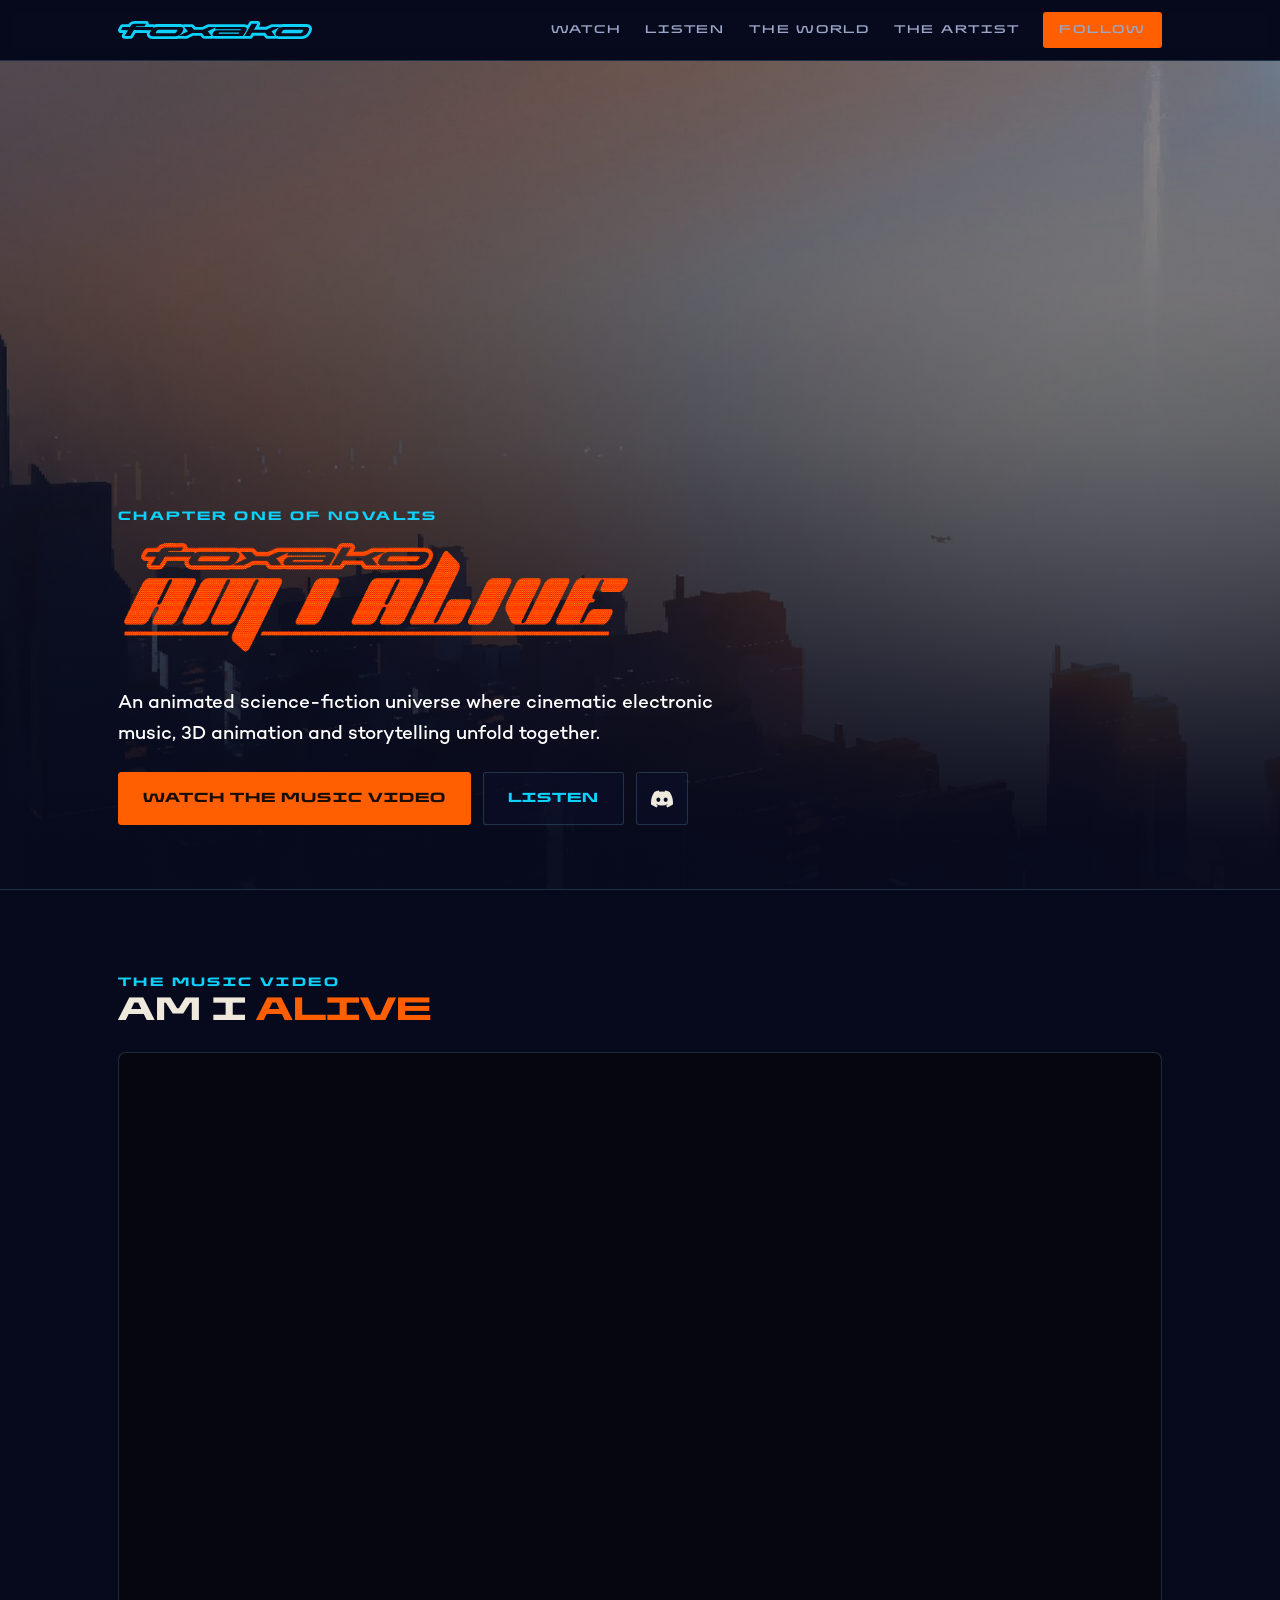
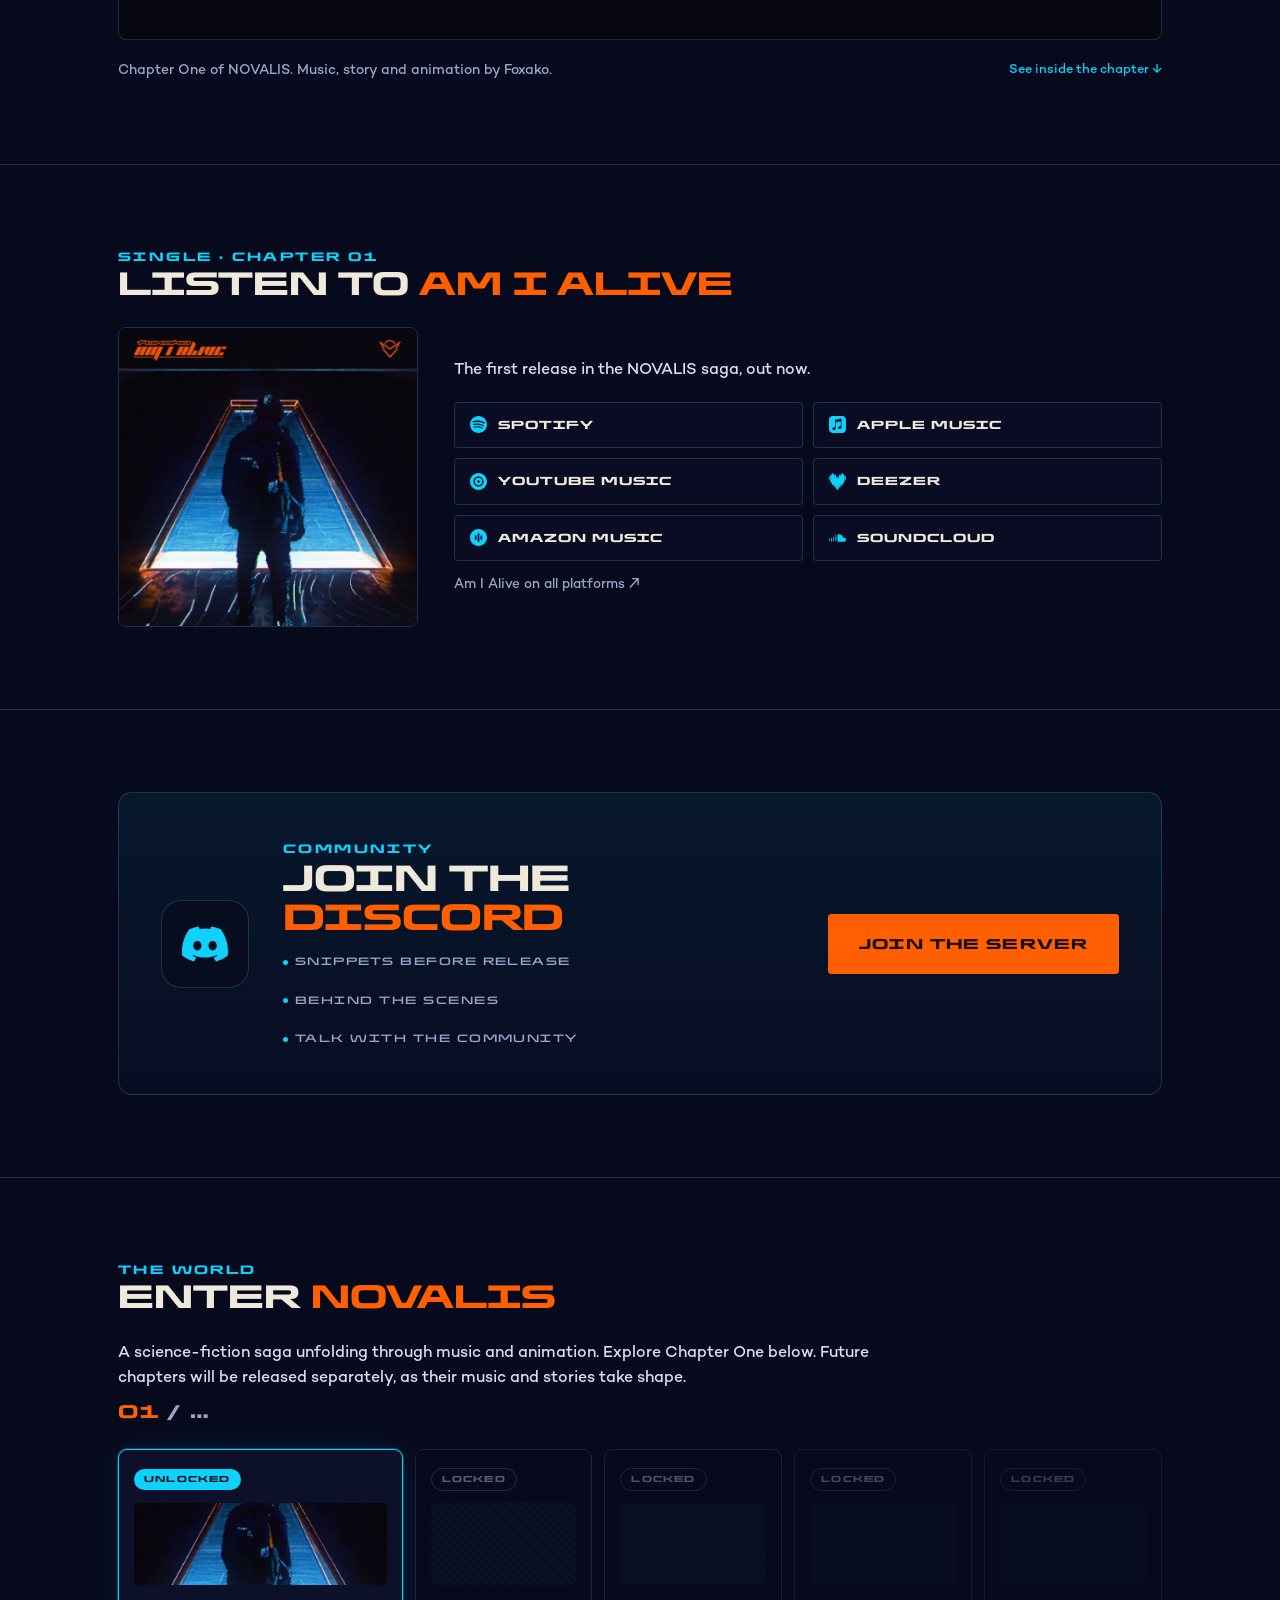
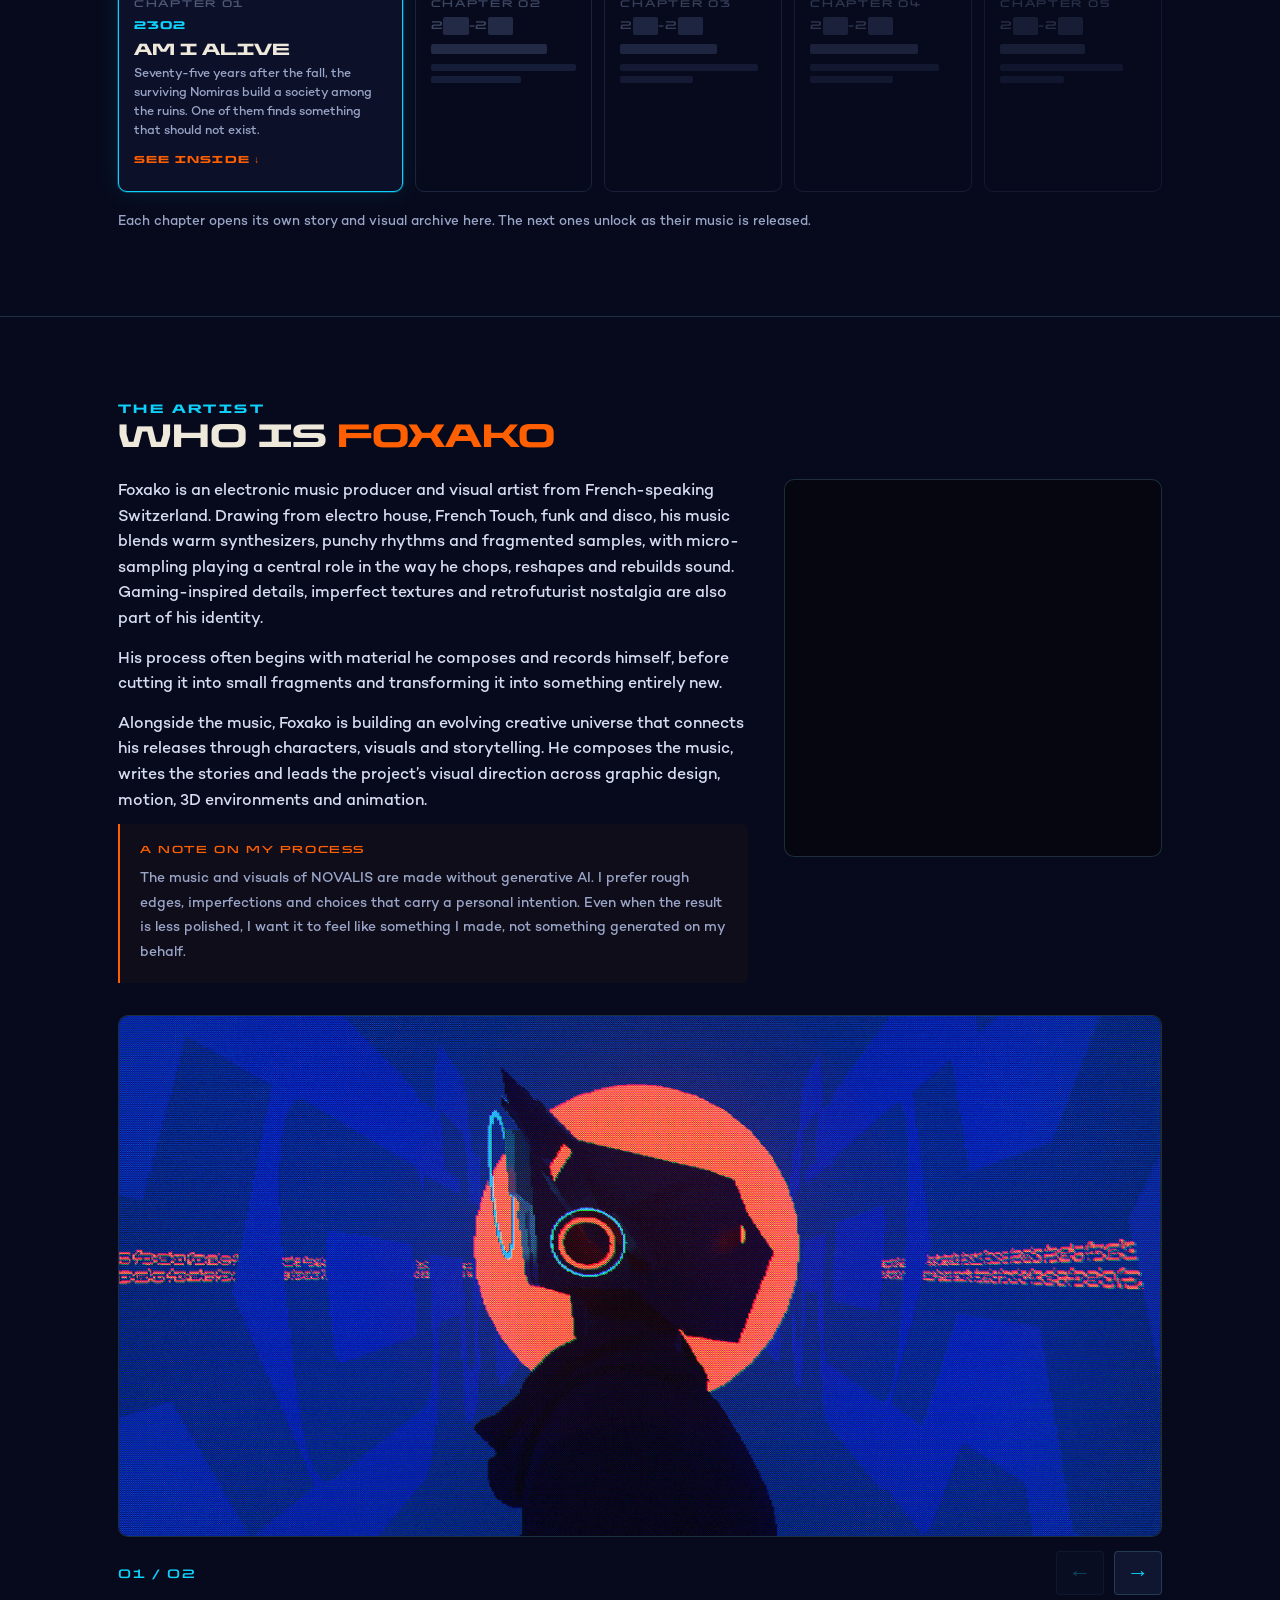
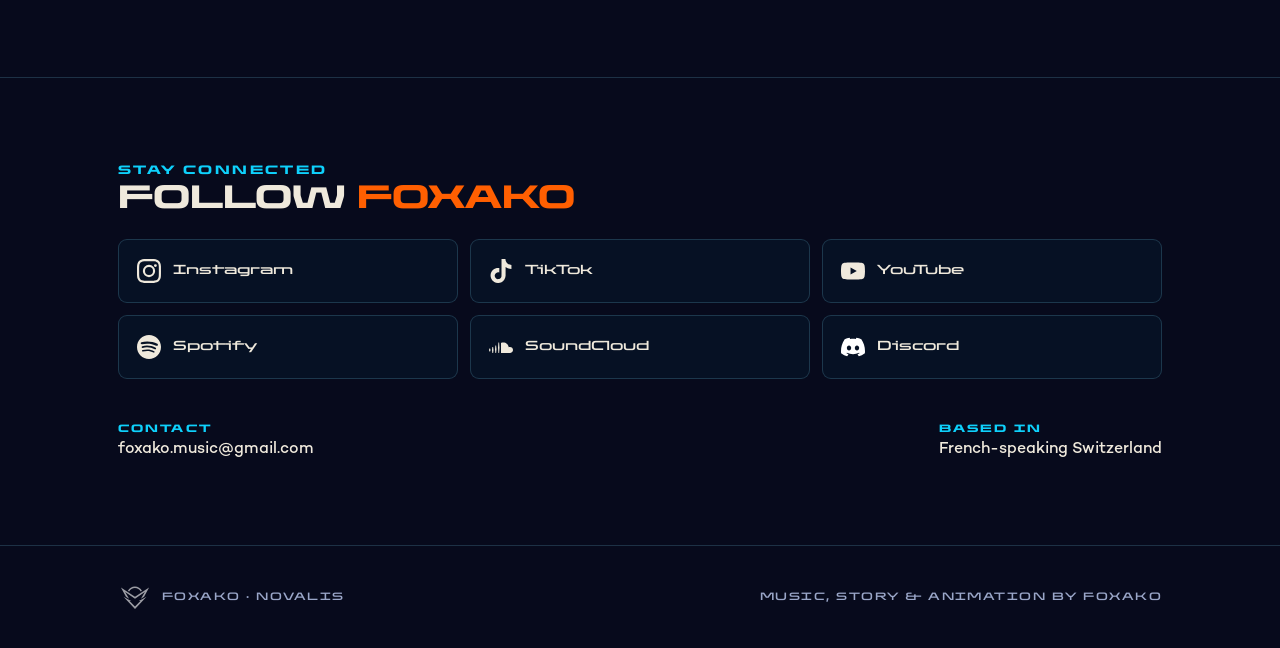
<file: index.html>
<!DOCTYPE html>
<html lang="en">
<head>
<meta charset="utf-8">
<script>
/* The homepage goes live at midnight in Zurich = 22:00 UTC on 22 September 2026.
   Before that, visitors are sent to the countdown page. Add ?preview to bypass. */
(function () {
  var RELEASE = Date.UTC(2026, 8, 22, 22, 0, 0);
  if (location.protocol === 'file:') return;
  if (location.search.indexOf('preview') !== -1) return;
  if (Date.now() < RELEASE) location.replace('/novalis/');
})();
</script>

<meta name="viewport" content="width=device-width, initial-scale=1">
<title>Foxako - Am I Alive | Chapter One of NOVALIS</title>
<meta name="description" content="Am I Alive, the first chapter of NOVALIS: an animated science-fiction universe by Foxako, where cinematic electronic music, 3D animation and storytelling unfold together.">
<link rel="canonical" href="https://foxako.com/">
<link rel="icon" type="image/svg+xml" sizes="any" href="assets/favicon-orange.svg">
<link rel="apple-touch-icon" href="assets/apple-touch-icon.png">
<meta property="og:type" content="website">
<meta property="og:site_name" content="Foxako">
<meta property="og:title" content="Foxako - Am I Alive | Chapter One of NOVALIS">
<meta property="og:description" content="An animated science-fiction universe where cinematic electronic music, 3D animation and storytelling unfold together. Chapter One is out.">
<meta property="og:image" content="https://foxako.com/assets/og_image.jpg">
<meta property="og:image:width" content="1200">
<meta property="og:image:height" content="630">
<meta property="og:url" content="https://foxako.com/">
<meta name="twitter:card" content="summary_large_image">
<meta name="twitter:title" content="Foxako - Am I Alive | Chapter One of NOVALIS">
<meta name="twitter:description" content="An animated science-fiction universe where cinematic electronic music, 3D animation and storytelling unfold together.">
<meta name="twitter:image" content="https://foxako.com/assets/og_image.jpg">
<link rel="stylesheet" href="styles/release.css">
<script src="scripts/release.js" defer></script>
</head>
<body>

<a class="skip-link" href="#main">Skip to content</a>
<nav>
  <div class="wrap">
    <a class="brand" href="#top" aria-label="Foxako"><img class="logotype" src="assets/foxako_logo.svg" alt="Foxako"><img class="mark" src="assets/foxako_logomark.svg" alt="Foxako"></a>
    <input type="checkbox" id="navtoggle" class="navtoggle" aria-label="Menu">
    <label for="navtoggle" class="hamb"><span></span><span></span><span></span></label>
    <div class="links">
      <a href="#watch">Watch</a>
      <a href="#listen">Listen</a>
      <a href="#world">The world</a>
      <a href="#about">The artist</a>
      <a class="cta" href="#contact">Follow</a>
    </div>
  </div>
</nav>

<!-- HERO -->
<header class="hero" id="top">
  <video class="bg" autoplay muted loop playsinline preload="auto" poster="assets/hero_skyline.jpg" data-src="assets/hero.mp4"></video>
  <div class="scrim"></div>
  <div class="wrap">
    <div class="kicker">Chapter One of NOVALIS</div>
    <h1 class="sr-only">Foxako - Am I Alive, Chapter One of NOVALIS</h1>
    <img class="logo" src="assets/logo_aia_t.png" alt="Am I Alive">
    <p class="lead">An animated science-fiction universe where cinematic electronic music, 3D animation and storytelling unfold together.</p>
    <div class="btnrow">
      <a class="btn solid" href="#watch">Watch the music video</a>
      <a class="btn" href="#listen">Listen</a>
      <a class="hero-discord-icon" href="https://discord.gg/wDdw82DTWy" target="_blank" rel="noopener" aria-label="Join the Foxako Discord" title="Join the Discord"><svg viewBox="0 0 24 24" aria-hidden="true"><path d="M20.317 4.369a19.79 19.79 0 0 0-4.885-1.515.074.074 0 0 0-.079.037c-.211.375-.445.865-.608 1.249a18.27 18.27 0 0 0-5.487 0 12.64 12.64 0 0 0-.617-1.25.077.077 0 0 0-.079-.036A19.736 19.736 0 0 0 3.677 4.37a.07.07 0 0 0-.032.027C.533 9.046-.32 13.58.099 18.057a.082.082 0 0 0 .031.057 19.9 19.9 0 0 0 5.993 3.03.078.078 0 0 0 .084-.028c.462-.63.874-1.295 1.226-1.994a.076.076 0 0 0-.041-.106 13.1 13.1 0 0 1-1.872-.892.077.077 0 0 1-.008-.128c.126-.094.252-.192.372-.291a.074.074 0 0 1 .077-.01c3.928 1.793 8.18 1.793 12.062 0a.074.074 0 0 1 .078.009c.12.099.246.198.373.292a.077.077 0 0 1-.006.127c-.598.35-1.22.645-1.873.891a.077.077 0 0 0-.041.107c.36.698.772 1.363 1.225 1.993a.076.076 0 0 0 .084.028 19.84 19.84 0 0 0 6.002-3.03.077.077 0 0 0 .032-.056c.5-5.177-.838-9.674-3.549-13.66a.06.06 0 0 0-.031-.028zM8.02 15.331c-1.183 0-2.157-1.086-2.157-2.419 0-1.333.955-2.419 2.157-2.419 1.211 0 2.176 1.096 2.157 2.42 0 1.332-.956 2.418-2.157 2.418zm7.975 0c-1.183 0-2.157-1.086-2.157-2.419 0-1.333.955-2.419 2.157-2.419 1.211 0 2.176 1.096 2.157 2.42 0 1.332-.946 2.418-2.157 2.418z"/></svg></a>
    </div>
  </div>
</header>

<main id="main">
<!-- WATCH -->
<section id="watch">
  <div class="wrap">
    <div class="sec-head"><div class="kicker">The music video</div><h2>Am I <span class="o">Alive</span></h2></div>
    <div class="media">
      <iframe src="https://www.youtube.com/embed/EL3q3VxXFTs" title="Foxako - Am I Alive" loading="lazy"
        allow="accelerometer; autoplay; clipboard-write; encrypted-media; gyroscope; picture-in-picture" allowfullscreen></iframe>
    </div>
    <div class="watch-caption"><p>Chapter One of NOVALIS. Music, story and animation by Foxako.</p><a href="#world">See inside the chapter ↓</a></div>
  </div>
</section>

<!-- LISTEN -->
<section id="listen">
  <div class="wrap">
    <div class="sec-head"><div class="kicker">Single &middot; Chapter 01</div><h2>Listen to <span class="o">Am I Alive</span></h2></div>
    <div class="listen">
      <button class="art artwork-button" data-full="assets/coverart_amialive-large.jpg" aria-label="Enlarge Am I Alive cover art"><img src="assets/coverart_amialive-web.jpg" width="640" height="640" alt="Am I Alive cover art" loading="lazy"></button>
      <div class="stack"><p>The first release in the NOVALIS saga, out now.</p>
        <div class="plats">
          <a class="plat" href="https://open.spotify.com/track/2xC7CK3kqJuo2dQyd6xw0A" target="_blank" rel="noopener"><svg viewBox="0 0 24 24"><path d="M12 0C5.4 0 0 5.4 0 12s5.4 12 12 12 12-5.4 12-12S18.66 0 12 0zm5.52 17.34c-.24.36-.66.48-1.02.24-2.82-1.74-6.36-2.1-10.56-1.14-.42.12-.78-.18-.9-.54-.12-.42.18-.78.54-.9 4.56-1.02 8.52-.6 11.64 1.32.42.18.48.66.3 1.02zm1.44-3.3c-.3.42-.84.6-1.26.3-3.24-1.98-8.16-2.58-11.94-1.38-.48.12-1.02-.12-1.14-.6-.12-.48.12-1.02.6-1.14 4.38-1.32 9.78-.66 13.5 1.62.36.18.54.78.24 1.2zm.12-3.36C15.24 8.4 8.82 8.16 5.1 9.3c-.6.18-1.2-.18-1.38-.72-.18-.6.18-1.2.72-1.38 4.32-1.32 11.4-1.02 15.9 1.62.54.3.72 1.02.42 1.56-.3.42-1.02.66-1.56.36z"/></svg>Spotify</a>
          <a class="plat" href="https://music.apple.com/album/am-i-alive-single/6809043885" target="_blank" rel="noopener"><svg viewBox="0 0 24 24" aria-hidden="true"><path d="M23.994 6.12395C24.0017 5.38699 23.9211 4.65175 23.754 3.93395C23.437 2.62395 22.692 1.62395 21.574 0.890953C21.0037 0.524783 20.3652 0.277825 19.697 0.164953C19.1801 0.0759486 18.6573 0.0258082 18.133 0.0149531C18.093 0.0119531 18.05 0.00495313 18.009 0.00195312H5.986C5.834 0.0119531 5.683 0.0189531 5.531 0.0279531C4.784 0.0709531 4.041 0.150953 3.338 0.427953C2.002 0.957953 1.038 1.87995 0.473 3.20795C0.281 3.65595 0.181 4.13295 0.11 4.61595C0.054 5.00795 0.022 5.40095 0.01 5.79595C0.01 5.82795 0.003 5.85795 0 5.88895V18.112C0.01 18.252 0.017 18.395 0.027 18.536C0.077 19.351 0.181 20.16 0.524 20.909C1.174 22.329 2.262 23.262 3.758 23.71C4.178 23.837 4.614 23.897 5.051 23.938C5.606 23.991 6.161 23.998 6.718 23.998H17.748C18.2729 23.9976 18.7973 23.9642 19.318 23.898C20.14 23.792 20.914 23.548 21.613 23.088C22.4421 22.552 23.0957 21.7847 23.493 20.881C23.679 20.461 23.786 20.011 23.863 19.557C23.976 18.882 24.001 18.199 24 17.517C23.998 13.717 24 9.92195 23.997 6.12395H23.994ZM17.571 10.114V15.826C17.571 16.243 17.513 16.653 17.327 17.032C17.037 17.622 16.567 17.994 15.939 18.172C15.589 18.272 15.233 18.329 14.869 18.345C13.919 18.39 13.096 17.745 12.926 16.809C12.8546 16.4048 12.9174 15.9884 13.1048 15.6233C13.2923 15.2582 13.594 14.9645 13.964 14.787C14.287 14.627 14.634 14.537 14.982 14.463C15.36 14.381 15.74 14.31 16.116 14.223C16.39 14.16 16.573 13.993 16.626 13.707C16.6396 13.6435 16.6463 13.5788 16.646 13.514C16.646 11.699 16.646 9.88395 16.644 8.07095C16.6433 8.00842 16.6346 7.94624 16.618 7.88595C16.578 7.73595 16.468 7.64295 16.314 7.65195C16.154 7.66195 15.996 7.68695 15.839 7.71795C15.079 7.86795 14.319 8.02095 13.559 8.17395L11.234 8.64395L9.86 8.92195C9.844 8.92495 9.828 8.93195 9.812 8.93495C9.535 9.01195 9.435 9.13795 9.422 9.42495C9.42 9.46695 9.422 9.51095 9.422 9.55495C9.42 12.157 9.422 14.759 9.419 17.36C9.419 17.78 9.372 18.196 9.204 18.587C8.926 19.227 8.434 19.627 7.77 19.82C7.42 19.92 7.06 19.98 6.695 19.992C5.735 20.028 4.94 19.392 4.775 18.448C4.635 17.636 5.005 16.763 5.929 16.373C6.286 16.223 6.659 16.141 7.037 16.063C7.324 16.003 7.612 15.947 7.897 15.886C8.28 15.803 8.48 15.563 8.497 15.172V15.022C8.497 12.062 8.497 9.09995 8.499 6.13995C8.499 6.01695 8.512 5.88995 8.541 5.76995C8.611 5.48495 8.814 5.32195 9.087 5.25195C9.342 5.18595 9.602 5.13995 9.861 5.08695C10.594 4.93695 11.327 4.79095 12.061 4.64295L14.331 4.18295C15.001 4.04895 15.671 3.91295 16.341 3.77995C16.561 3.73695 16.783 3.69195 17.004 3.67395C17.314 3.64895 17.527 3.84395 17.558 4.15595C17.566 4.22895 17.57 4.30395 17.57 4.37895C17.572 6.28895 17.572 8.20095 17.57 10.111L17.571 10.114Z"/></svg>Apple Music</a>
          <a class="plat" href="https://music.youtube.com/watch?v=N66udMJgYSg" target="_blank" rel="noopener"><svg viewBox="0 0 24 24"><path d="M12 0C5.376 0 0 5.376 0 12s5.376 12 12 12 12-5.376 12-12S18.624 0 12 0zm0 19.104c-3.924 0-7.104-3.18-7.104-7.104S8.076 4.896 12 4.896s7.104 3.18 7.104 7.104-3.18 7.104-7.104 7.104zM12 6.72c-2.916 0-5.28 2.364-5.28 5.28s2.364 5.28 5.28 5.28 5.28-2.364 5.28-5.28S14.916 6.72 12 6.72zm-1.2 7.68V9.6l4.2 2.4-4.2 2.4z"/></svg>YouTube Music</a>
          <a class="plat" href="https://www.deezer.com/artist/67845392" target="_blank" rel="noopener"><svg viewBox="-0.02 0 277.13 277.12" aria-hidden="true"><g transform="translate(-13.9)"><path d="M21.9 115.7c4.4 0 8-14.5 8-32.4s-3.6-32.4-8-32.4-8 14.5-8 32.4 3.6 32.4 8 32.4"/><path d="M256.8 18c-4.2 0-7.9 9.3-10.5 24.2C242.1 16.7 235.4 0 227.8 0c-9 0-16.9 23.5-20.6 57.7C203.5 32.9 198 17 191.9 17c-8.6 0-16 31.2-18.7 74.7-5.1-22.3-12.5-36.3-20.7-36.3s-15.6 14-20.7 36.3C129 48.2 121.7 17 113 17c-6.2 0-11.7 15.9-15.3 40.8C94 23.5 86.2 0 77.1 0c-7.6 0-14.4 16.7-18.5 42.3C56 27.4 52.3 18 48.1 18 40.3 18 34 50.5 34 90.5s6.3 72.4 14.1 72.4c3.2 0 6.2-5.5 8.5-14.7 3.7 33.8 11.5 57 20.5 57 7 0 13.2-13.9 17.4-35.9 2.9 41.8 10.1 71.5 18.5 71.5 5.3 0 10.1-11.8 13.7-30.9 4.3 39.5 14.2 67.2 25.8 67.2s21.5-27.7 25.8-67.2c3.6 19.1 8.4 30.9 13.7 30.9 8.4 0 15.6-29.7 18.5-71.5 4.2 22 10.4 35.9 17.4 35.9 9 0 16.8-23.2 20.5-57 2.4 9.2 5.3 14.7 8.5 14.7 7.8 0 14.1-32.4 14.1-72.4-.2-40-6.5-72.5-14.2-72.5"/><path d="M283 115.7c4.4 0 8-14.5 8-32.4s-3.6-32.4-8-32.4-8 14.5-8 32.4 3.6 32.4 8 32.4"/></g></svg>Deezer</a>
          <a class="plat" href="https://music.amazon.fr/albums/B0HHY8SXFZ?marketplaceId=A13V1IB3VIYZZH&amp;musicTerritory=FR" target="_blank" rel="noopener"><svg viewBox="0 0 24 24"><path d="M12 0C5.373 0 0 5.373 0 12s5.373 12 12 12 12-5.373 12-12S18.627 0 12 0zm-1.2 6h2.4v12h-2.4zm-4 3h2.4v6H6.8zm8 0h2.4v6h-2.4z"/></svg>Amazon Music</a>
          <a class="plat" href="https://on.soundcloud.com/NLDB6CGR0giCVONY4z" target="_blank" rel="noopener"><svg viewBox="0 0 32 32" aria-hidden="true"><path d="M27.874 16.069c-0.565 0-1.105 0.11-1.596 0.308-0.328-3.574-3.447-6.377-7.25-6.377-0.931 0-1.834 0.176-2.635 0.474-0.311 0.116-0.393 0.235-0.393 0.466v12.585c0 0.243 0.195 0.445 0.441 0.469 0.011 0.001 11.36 0.007 11.434 0.007 2.278 0 4.125-1.776 4.125-3.965s-1.848-3.966-4.126-3.966zM12.5 24h1l0.5-7.007-0.5-6.993h-1l-0.5 6.993zM9.5 24h-1l-0.5-5.086 0.5-4.914h1l0.5 5zM4.5 24h1l0.5-4-0.5-4h-1l-0.5 4zM0.5 22h1l0.5-2-0.5-2h-1l-0.5 2z"/></svg>SoundCloud</a>
        </div>
        <p class="small"><a href="https://distrokid.com/hyperfollow/foxako/am-i-alive" target="_blank" rel="noopener">Am I Alive on all platforms ↗</a></p>
      </div>
    </div>
  </div>
</section>

<!-- COMMUNITY -->
<section id="discord">
  <div class="wrap">
    <div class="disc">
      <div class="ic" aria-hidden="true">
        <svg viewBox="0 0 24 24"><path d="M20.317 4.369a19.79 19.79 0 0 0-4.885-1.515.074.074 0 0 0-.079.037c-.211.375-.445.865-.608 1.249a18.27 18.27 0 0 0-5.487 0 12.64 12.64 0 0 0-.617-1.25.077.077 0 0 0-.079-.036A19.736 19.736 0 0 0 3.677 4.37a.07.07 0 0 0-.032.027C.533 9.046-.32 13.58.099 18.057a.082.082 0 0 0 .031.057 19.9 19.9 0 0 0 5.993 3.03.078.078 0 0 0 .084-.028c.462-.63.874-1.295 1.226-1.994a.076.076 0 0 0-.041-.106 13.1 13.1 0 0 1-1.872-.892.077.077 0 0 1-.008-.128c.126-.094.252-.192.372-.291a.074.074 0 0 1 .077-.01c3.928 1.793 8.18 1.793 12.062 0a.074.074 0 0 1 .078.009c.12.099.246.198.373.292a.077.077 0 0 1-.006.127c-.598.35-1.22.645-1.873.891a.077.077 0 0 0-.041.107c.36.698.772 1.363 1.225 1.993a.076.076 0 0 0 .084.028 19.84 19.84 0 0 0 6.002-3.03.077.077 0 0 0 .032-.056c.5-5.177-.838-9.674-3.549-13.66a.06.06 0 0 0-.031-.028zM8.02 15.331c-1.183 0-2.157-1.086-2.157-2.419 0-1.333.955-2.419 2.157-2.419 1.211 0 2.176 1.096 2.157 2.42 0 1.332-.956 2.418-2.157 2.418zm7.975 0c-1.183 0-2.157-1.086-2.157-2.419 0-1.333.955-2.419 2.157-2.419 1.211 0 2.176 1.096 2.157 2.42 0 1.332-.946 2.418-2.157 2.418z"/></svg>
      </div>
      <div>
        <div class="kicker">Community</div>
        <h2>Join the <span class="o">Discord</span></h2>
        <div class="perks">
          <span class="perk">Snippets before release</span>
          <span class="perk">Behind the scenes</span>
          <span class="perk">Talk with the community</span>
        </div>
      </div>
      <div class="go">
        <a class="btn solid" id="discordBtn" href="https://discord.gg/wDdw82DTWy" target="_blank" rel="noopener">Join the server</a>
      </div>
    </div>
  </div>
</section>

<!-- THE WORLD -->
<section id="world">
  <div class="wrap">
    <div class="sec-head"><div class="kicker">The world</div><h2>Enter <span class="o">NOVALIS</span></h2></div>
    <p style="max-width:800px;">A science-fiction saga unfolding through music and animation. Explore Chapter One below. Future chapters will be released separately, as their music and stories take shape.</p>
    <div class="arcbar" aria-label="Chapter one of an ongoing saga"><span class="chapter-index">01 <span>/ …</span></span></div>
    <div class="timeline">

      <button class="arc open" type="button" data-chapter-toggle="panel-ch01" aria-expanded="false" aria-controls="panel-ch01">
        <span class="badge">Unlocked</span>
        <span class="ph"><img src="assets/coverart_amialive-web.jpg" alt="Am I Alive" loading="lazy"></span>
        <span class="ch">Chapter 01</span>
        <span class="yr">2302</span>
        <span class="nm">Am I Alive</span>
        <span class="ds">Seventy-five years after the fall, the surviving Nomiras build a society among the ruins. One of them finds something that should not exist.</span>
        <span class="go" data-label-open="See inside ↓" data-label-close="Close ↑">See inside ↓</span>
      </button>

    <div class="chapter-panel" id="panel-ch01" hidden>

      <article class="cp-block cp-story">
        <div class="cp-media">
        <div class="gallery" data-gallery aria-roledescription="carousel" aria-label="Stills from Am I Alive">
          <div class="gallery-track" id="gal-story" tabindex="0" aria-label="Stills from Am I Alive: swipe or use the arrow keys">
          <figure class="gallery-slide"><button class="artwork-button" type="button" data-full="assets/story-03-breach.jpg" aria-label="Enlarge The energy breach"><img src="assets/story-03-breach.jpg" alt="The energy breach" loading="lazy"></button></figure>
          <figure class="gallery-slide"><button class="artwork-button" type="button" data-full="assets/story-01-asha.jpg" aria-label="Enlarge Asha in the ruins"><img src="assets/story-01-asha.jpg" alt="Asha in the ruins" loading="lazy"></button></figure>
          <figure class="gallery-slide"><button class="artwork-button" type="button" data-full="assets/story-02-corridor.jpg" aria-label="Enlarge A corridor beneath the ruins"><img src="assets/story-02-corridor.jpg" alt="A corridor beneath the ruins" loading="lazy"></button></figure>
          <figure class="gallery-slide"><button class="artwork-button" type="button" data-full="assets/story-04-nomiras.jpg" aria-label="Enlarge The Nomiras"><img src="assets/story-04-nomiras.jpg" alt="The Nomiras" loading="lazy"></button></figure>
          </div>
          <div class="gallery-controls"><span class="gallery-count" aria-live="polite">01 / 04</span><div><button type="button" data-prev aria-label="Previous image" aria-controls="gal-story">&#8592;</button><button type="button" data-next aria-label="Next image" aria-controls="gal-story">&#8594;</button></div></div>
        </div>
        </div>
        <div class="cp-copy">
          <p class="cp-eyebrow">01 &mdash; The story</p>
          <h3>A discovery in the ruins</h3>
          <p>Asha, a Nomira from the ExNova-1 reconnaissance squad, enters the abandoned ruins of NOVALIS. Beneath an old bridge, a trail of powered cables leads her into a forgotten tunnel.</p>
          <details>
            <summary>Full synopsis &middot; spoilers</summary>
            <div class="stack">
              <p>&ldquo;Am I Alive&rdquo; opens the saga in 2302, long after the Last War. While the rest of her squad moves towards a mysterious source of infinite energy, Asha follows the cables alone.</p>
              <p>Hidden inside the tunnel, she discovers a cryogenic chamber containing the last human child. What Asha does not yet fully understand is that the child is also her. The child&rsquo;s consciousness was duplicated and transferred into Asha. While the original body and mind remained frozen in time, Asha continued to live, learn and grow through an entire lifetime.</p>
            </div>
          </details>
        </div>
      </article>

      <section class="cp-bts">
        <header class="cp-bts-head">
          <p class="cp-eyebrow">02 &mdash; Behind the scenes</p>
          <h3>How the chapter was made</h3>
          <p class="small">Four stages, from the first recording to the final frame.</p>
        </header>
        <div class="bts-list">
        <article class="bts-item">
          <h4 class="bts-head"><button class="bts-toggle" type="button" aria-expanded="false" aria-controls="bts-music">
            <span class="bts-num">01</span><span class="bts-name">Music production</span><span class="bts-count">3 videos</span><span class="bts-mark" aria-hidden="true"></span>
          </button></h4>
          <div class="bts-body" id="bts-music" hidden>
            <div class="cp-media">
        <div class="gallery" data-gallery aria-roledescription="carousel" aria-label="Music production">
          <div class="gallery-track" id="gal-music" tabindex="0" aria-label="Music production: swipe or use the arrow keys">
          <figure class="gallery-slide"><video class="gallery-video" controls preload="metadata" playsinline poster="assets/bts-music-01_mainsample-poster.jpg" aria-label="The main sample"><source src="assets/bts-music-01_mainsample.mp4" type="video/mp4"></video><figcaption>Main sample</figcaption></figure>
          <figure class="gallery-slide"><video class="gallery-video" controls preload="metadata" playsinline poster="assets/bts-music-02_samplechopped-poster.jpg" aria-label="The sample chopped"><source src="assets/bts-music-02_samplechopped.mp4" type="video/mp4"></video><figcaption>Main sample chopped, pitched and treated</figcaption></figure>
          <figure class="gallery-slide"><video class="gallery-video" controls preload="metadata" playsinline poster="assets/bts-music-03_fulltrackpreview-poster.jpg" aria-label="Full track preview"><source src="assets/bts-music-03_fulltrackpreview.mp4" type="video/mp4"></video><figcaption>Main track with drums, vocals and other details</figcaption></figure>
          </div>
          <div class="gallery-controls"><span class="gallery-count" aria-live="polite">01 / 03</span><div><button type="button" data-prev aria-label="Previous item" aria-controls="gal-music">&#8592;</button><button type="button" data-next aria-label="Next item" aria-controls="gal-music">&#8594;</button></div></div>
        </div>
            </div>
          </div>
        </article>
        <article class="bts-item">
          <h4 class="bts-head"><button class="bts-toggle" type="button" aria-expanded="false" aria-controls="bts-storyboard">
            <span class="bts-num">02</span><span class="bts-name">Storyboarding</span><span class="bts-count">6 images</span><span class="bts-mark" aria-hidden="true"></span>
          </button></h4>
          <div class="bts-body" id="bts-storyboard" hidden>
            <div class="cp-media">
        <div class="gallery" data-gallery aria-roledescription="carousel" aria-label="Storyboarding">
          <div class="gallery-track" id="gal-storyboard" tabindex="0" aria-label="Storyboarding: swipe or use the arrow keys">
          <figure class="gallery-slide"><button class="artwork-button" type="button" data-full="assets/bts-storyboard-01.jpg" aria-label="Enlarge Previz frame under the bridge"><img src="assets/bts-storyboard-01.jpg" alt="Previz frame under the bridge" loading="lazy"></button></figure>
          <figure class="gallery-slide"><button class="artwork-button" type="button" data-full="assets/bts-storyboard-02.jpg" aria-label="Enlarge Previz frame of the squad in fog"><img src="assets/bts-storyboard-02.jpg" alt="Previz frame of the squad in fog" loading="lazy"></button></figure>
          <figure class="gallery-slide"><button class="artwork-button" type="button" data-full="assets/bts-storyboard-03.jpg" aria-label="Enlarge Previz frame of the tunnel"><img src="assets/bts-storyboard-03.jpg" alt="Previz frame of the tunnel" loading="lazy"></button></figure>
          <figure class="gallery-slide"><button class="artwork-button" type="button" data-full="assets/bts-storyboard-04.jpg" aria-label="Enlarge Previz frame of the corridor"><img src="assets/bts-storyboard-04.jpg" alt="Previz frame of the corridor" loading="lazy"></button></figure>
          <figure class="gallery-slide"><button class="artwork-button" type="button" data-full="assets/bts-storyboard-05.jpg" aria-label="Enlarge Previz frame of the chamber"><img src="assets/bts-storyboard-05.jpg" alt="Previz frame of the chamber" loading="lazy"></button></figure>
          <figure class="gallery-slide"><button class="artwork-button" type="button" data-full="assets/bts-storyboard-06.jpg" aria-label="Enlarge The shot list spreadsheet"><img src="assets/bts-storyboard-06.jpg" alt="The shot list spreadsheet" loading="lazy"></button></figure>
          </div>
          <div class="gallery-controls"><span class="gallery-count" aria-live="polite">01 / 06</span><div><button type="button" data-prev aria-label="Previous image" aria-controls="gal-storyboard">&#8592;</button><button type="button" data-next aria-label="Next image" aria-controls="gal-storyboard">&#8594;</button></div></div>
        </div>
            </div>
          </div>
        </article>
        <article class="bts-item">
          <h4 class="bts-head"><button class="bts-toggle" type="button" aria-expanded="false" aria-controls="bts-3d">
            <span class="bts-num">03</span><span class="bts-name">3D modeling</span><span class="bts-count">7 images</span><span class="bts-mark" aria-hidden="true"></span>
          </button></h4>
          <div class="bts-body" id="bts-3d" hidden>
            <div class="cp-media">
        <div class="gallery" data-gallery aria-roledescription="carousel" aria-label="3D modeling">
          <div class="gallery-track" id="gal-3d" tabindex="0" aria-label="3D modeling: swipe or use the arrow keys">
          <figure class="gallery-slide"><button class="artwork-button" type="button" data-full="assets/bts-3d-01.jpg" aria-label="Enlarge Blockout of the ruined city"><img src="assets/bts-3d-01.jpg" alt="Blockout of the ruined city" loading="lazy"></button></figure>
          <figure class="gallery-slide"><button class="artwork-button" type="button" data-full="assets/bts-3d-02.jpg" aria-label="Enlarge Wide view of the ruins"><img src="assets/bts-3d-02.jpg" alt="Wide view of the ruins" loading="lazy"></button></figure>
          <figure class="gallery-slide"><button class="artwork-button" type="button" data-full="assets/bts-3d-03.jpg" aria-label="Enlarge Camera and motion paths in the viewport"><img src="assets/bts-3d-03.jpg" alt="Camera and motion paths in the viewport" loading="lazy"></button></figure>
          <figure class="gallery-slide"><button class="artwork-button" type="button" data-full="assets/bts-3d-04.jpg" aria-label="Enlarge Character placed in the greybox environment"><img src="assets/bts-3d-04.jpg" alt="Character placed in the greybox environment" loading="lazy"></button></figure>
          <figure class="gallery-slide"><button class="artwork-button" type="button" data-full="assets/bts-3d-05.jpg" aria-label="Enlarge Low-poly vehicle model"><img src="assets/bts-3d-05.jpg" alt="Low-poly vehicle model" loading="lazy"></button></figure>
          <figure class="gallery-slide"><button class="artwork-button" type="button" data-full="assets/bts-3d-06.jpg" aria-label="Enlarge Volumetric fog setup"><img src="assets/bts-3d-06.jpg" alt="Volumetric fog setup" loading="lazy"></button></figure>
          <figure class="gallery-slide"><button class="artwork-button" type="button" data-full="assets/bts-3d-07.jpg" aria-label="Enlarge Screen graphics and compositing"><img src="assets/bts-3d-07.jpg" alt="Screen graphics and compositing" loading="lazy"></button></figure>
          </div>
          <div class="gallery-controls"><span class="gallery-count" aria-live="polite">01 / 07</span><div><button type="button" data-prev aria-label="Previous image" aria-controls="gal-3d">&#8592;</button><button type="button" data-next aria-label="Next image" aria-controls="gal-3d">&#8594;</button></div></div>
        </div>
            </div>
          </div>
        </article>
        <article class="bts-item">
          <h4 class="bts-head"><button class="bts-toggle" type="button" aria-expanded="false" aria-controls="bts-character">
            <span class="bts-num">04</span><span class="bts-name">Character animation</span><span class="bts-count">6 images</span><span class="bts-mark" aria-hidden="true"></span>
          </button></h4>
          <div class="bts-body" id="bts-character" hidden>
            <div class="cp-media">
        <div class="gallery" data-gallery aria-roledescription="carousel" aria-label="Character animation">
          <div class="gallery-track" id="gal-character" tabindex="0" aria-label="Character animation: swipe or use the arrow keys">
          <figure class="gallery-slide"><button class="artwork-button portrait" type="button" style="--blur-src:url('assets/bts-character-01.jpg')" data-full="assets/bts-character-01.jpg" aria-label="Enlarge Walk cycle reference on green screen"><img src="assets/bts-character-01.jpg" alt="Walk cycle reference on green screen" loading="lazy"></button></figure>
          <figure class="gallery-slide"><button class="artwork-button portrait" type="button" style="--blur-src:url('assets/bts-character-02.jpg')" data-full="assets/bts-character-02.jpg" aria-label="Enlarge Seated reference on green screen"><img src="assets/bts-character-02.jpg" alt="Seated reference on green screen" loading="lazy"></button></figure>
          <figure class="gallery-slide"><button class="artwork-button portrait" type="button" style="--blur-src:url('assets/bts-character-03.jpg')" data-full="assets/bts-character-03.jpg" aria-label="Enlarge Gesture reference on green screen"><img src="assets/bts-character-03.jpg" alt="Gesture reference on green screen" loading="lazy"></button></figure>
          <figure class="gallery-slide"><button class="artwork-button portrait" type="button" style="--blur-src:url('assets/bts-character-04.jpg')" data-full="assets/bts-character-04.jpg" aria-label="Enlarge Close-up of the costume"><img src="assets/bts-character-04.jpg" alt="Close-up of the costume" loading="lazy"></button></figure>
          <figure class="gallery-slide"><button class="artwork-button portrait" type="button" style="--blur-src:url('assets/bts-character-05.jpg')" data-full="assets/bts-character-05.jpg" aria-label="Enlarge Full body reference on green screen"><img src="assets/bts-character-05.jpg" alt="Full body reference on green screen" loading="lazy"></button></figure>
          <figure class="gallery-slide"><button class="artwork-button" type="button" data-full="assets/bts-character-06.jpg" aria-label="Enlarge Keying the filmed takes in software"><img src="assets/bts-character-06.jpg" alt="Keying the filmed takes in software" loading="lazy"></button></figure>
          </div>
          <div class="gallery-controls"><span class="gallery-count" aria-live="polite">01 / 06</span><div><button type="button" data-prev aria-label="Previous image" aria-controls="gal-character">&#8592;</button><button type="button" data-next aria-label="Next image" aria-controls="gal-character">&#8594;</button></div></div>
        </div>
            </div>
          </div>
        </article>
        </div>
      </section>

      <p class="cp-foot"><a href="https://discord.gg/wDdw82DTWy" target="_blank" rel="noopener">Talk about this chapter on Discord &#8599;</a></p>
    </div>

      <div class="arc locked" aria-label="Chapter 2, locked">
        <div class="badge">Locked</div>
        <div class="ph"></div>
        <div class="ch">Chapter 02</div>
        <div class="yr">2<span class="redact">███</span>-2<span class="redact">███</span></div>
        <div class="bar" style="width:80%"></div>
        <div class="bar s" style="width:100%"></div>
        <div class="bar s" style="width:62%"></div>
        <div class="hint">Unlocks with the next release</div>
      </div>

      <div class="arc locked" aria-label="Chapter 3, locked">
        <div class="badge">Locked</div>
        <div class="ph"></div>
        <div class="ch">Chapter 03</div>
        <div class="yr">2<span class="redact">███</span>-2<span class="redact">███</span></div>
        <div class="bar" style="width:66%"></div>
        <div class="bar s" style="width:94%"></div>
        <div class="bar s" style="width:50%"></div>
        <div class="hint">Unlocks later</div>
      </div>

      <div class="arc locked" aria-label="Chapter 4, locked">
        <div class="badge">Locked</div>
        <div class="ph"></div>
        <div class="ch">Chapter 04</div>
        <div class="yr">2<span class="redact">███</span>-2<span class="redact">███</span></div>
        <div class="bar" style="width:74%"></div>
        <div class="bar s" style="width:88%"></div>
        <div class="bar s" style="width:57%"></div>
        <div class="hint">Unlocks later</div>
      </div>

      <div class="arc locked" aria-label="Chapter 5, locked">
        <div class="badge">Locked</div>
        <div class="ph"></div>
        <div class="ch">Chapter 05</div>
        <div class="yr">2<span class="redact">███</span>-2<span class="redact">███</span></div>
        <div class="bar" style="width:58%"></div>
        <div class="bar s" style="width:84%"></div>
        <div class="bar s" style="width:44%"></div>
        <div class="hint">Unlocks later</div>
      </div>

    </div>

    <p class="small arcnote">Each chapter opens its own story and visual archive here. The next ones unlock as their music is released.</p>
  </div>
</section>

<!-- THE ARTIST -->
<section id="about">
  <div class="wrap">
    <div class="sec-head"><div class="kicker">The artist</div><h2>Who is <span class="o">Foxako</span></h2></div>
    <div class="artist">
      <div class="stack">
        <p>Foxako is an electronic music producer and visual artist from French-speaking Switzerland. Drawing from electro house, French Touch, funk and disco, his music blends warm synthesizers, punchy rhythms and fragmented samples, with micro-sampling playing a central role in the way he chops, reshapes and rebuilds sound. Gaming-inspired details, imperfect textures and retrofuturist nostalgia are also part of his identity.</p>
        <p>His process often begins with material he composes and records himself, before cutting it into small fragments and transforming it into something entirely new.</p>
        <p>Alongside the music, Foxako is building an evolving creative universe that connects his releases through characters, visuals and storytelling. He composes the music, writes the stories and leads the project&rsquo;s visual direction across graphic design, motion, 3D environments and animation.</p>
        <aside class="artist-note" aria-labelledby="artist-note-title">
          <h3 class="artist-note-label" id="artist-note-title">A note on my process</h3>
          <p>The music and visuals of NOVALIS are made without generative AI. I prefer rough edges, imperfections and choices that carry a personal intention. Even when the result is less polished, I want it to feel like something I made, not something generated on my behalf.</p>
        </aside>
      </div>
      <div class="avatarbox">
        <video autoplay muted loop playsinline preload="metadata"><source src="assets/foxako_avatar_loop.mp4" type="video/mp4"></video>
      </div>
    </div>
    <div class="pressrow">
      <div class="gallery" data-gallery aria-roledescription="carousel" aria-label="The Foxako avatar">
        <div class="gallery-track" id="gal-avatar" tabindex="0" aria-label="The Foxako avatar: swipe or use the arrow keys">
          <figure class="gallery-slide"><button class="artwork-button" type="button" data-full="assets/Avatar_banner_v1.jpg" aria-label="Enlarge the Foxako avatar"><img src="assets/Avatar_banner_v1.jpg" alt="The Foxako avatar" loading="lazy"></button></figure>
          <figure class="gallery-slide"><button class="artwork-button" type="button" data-full="assets/Avatar_banner_v1_b.jpg" aria-label="Enlarge the Foxako avatar, second view"><img src="assets/Avatar_banner_v1_b.jpg" alt="The Foxako avatar, second view" loading="lazy"></button></figure>
        </div>
        <div class="gallery-controls"><span class="gallery-count" aria-live="polite">01 / 02</span><div><button type="button" data-prev aria-label="Previous image" aria-controls="gal-avatar">&#8592;</button><button type="button" data-next aria-label="Next image" aria-controls="gal-avatar">&#8594;</button></div></div>
      </div>
    </div>
  </div>
</section>

<!-- CONTACT -->
<section id="contact" aria-label="Social links and contact">
  <div class="wrap contact-details">
        <div class="social-section"><div class="kicker">Stay connected</div><h2>Follow <span class="o">Foxako</span></h2>
          <div class="social">
            <a href="https://www.instagram.com/foxako/" target="_blank" rel="noopener" aria-label="Instagram" title="Instagram"><svg viewBox="0 0 24 24"><path d="M12 2.16c3.2 0 3.58.01 4.85.07 1.17.05 1.8.25 2.23.41.56.22.96.48 1.38.9.42.42.68.82.9 1.38.16.42.36 1.06.41 2.23.06 1.27.07 1.65.07 4.85s-.01 3.58-.07 4.85c-.05 1.17-.25 1.8-.41 2.23-.22.56-.48.96-.9 1.38-.42.42-.82.68-1.38.9-.42.16-1.06.36-2.23.41-1.27.06-1.65.07-4.85.07s-3.58-.01-4.85-.07c-1.17-.05-1.8-.25-2.23-.41a3.7 3.7 0 0 1-1.38-.9 3.7 3.7 0 0 1-.9-1.38c-.16-.42-.36-1.06-.41-2.23-.06-1.27-.07-1.65-.07-4.85s.01-3.58.07-4.85c.05-1.17.25-1.8.41-2.23.22-.56.48-.96.9-1.38.42-.42.82-.68 1.38-.9.42-.16 1.06-.36 2.23-.41C8.42 2.17 8.8 2.16 12 2.16zM12 0C8.74 0 8.33.01 7.05.07 5.78.13 4.9.33 4.14.63c-.79.31-1.46.72-2.12 1.38C1.36 2.67.95 3.34.63 4.14.33 4.9.13 5.78.07 7.05.01 8.33 0 8.74 0 12s.01 3.67.07 4.95c.06 1.27.26 2.15.56 2.91.31.79.72 1.46 1.38 2.12.66.66 1.33 1.07 2.12 1.38.76.3 1.64.5 2.91.56C8.33 23.99 8.74 24 12 24s3.67-.01 4.95-.07c1.27-.06 2.15-.26 2.91-.56.79-.31 1.46-.72 2.12-1.38.66-.66 1.07-1.33 1.38-2.12.3-.76.5-1.64.56-2.91.06-1.28.07-1.69.07-4.95s-.01-3.67-.07-4.95c-.06-1.27-.26-2.15-.56-2.91a5.9 5.9 0 0 0-1.38-2.12A5.9 5.9 0 0 0 19.86.63c-.76-.3-1.64-.5-2.91-.56C15.67.01 15.26 0 12 0zm0 5.84a6.16 6.16 0 1 0 0 12.32 6.16 6.16 0 0 0 0-12.32zM12 16a4 4 0 1 1 0-8 4 4 0 0 1 0 8zm6.41-10.85a1.44 1.44 0 1 0 0 2.88 1.44 1.44 0 0 0 0-2.88z"/></svg><span>Instagram</span></a>
            <a href="https://www.tiktok.com/@foxako" target="_blank" rel="noopener" aria-label="TikTok" title="TikTok"><svg viewBox="0 0 24 24"><path d="M12.53.02C13.84 0 15.14.01 16.44 0c.08 1.53.63 3.09 1.75 4.17 1.12 1.11 2.7 1.62 4.24 1.79v4.03c-1.44-.05-2.89-.35-4.2-.97-.57-.26-1.1-.59-1.62-.93-.01 2.92.01 5.84-.02 8.75-.08 1.4-.54 2.79-1.35 3.94-1.31 1.92-3.58 3.17-5.91 3.21-1.43.08-2.86-.31-4.08-1.03-2.02-1.19-3.44-3.37-3.65-5.71-.02-.5-.03-1-.01-1.49.18-1.9 1.12-3.72 2.58-4.96 1.66-1.44 3.98-2.13 6.15-1.72.02 1.48-.04 2.96-.04 4.44-.99-.32-2.15-.23-3.02.37-.63.41-1.11 1.04-1.36 1.75-.21.51-.15 1.07-.14 1.61.24 1.64 1.82 3.02 3.5 2.87 1.12-.01 2.19-.66 2.77-1.61.19-.33.4-.67.41-1.06.1-1.79.06-3.57.07-5.36.01-4.03-.01-8.05.02-12.07z"/></svg><span>TikTok</span></a>
            <a href="https://www.youtube.com/@Foxako" target="_blank" rel="noopener" aria-label="YouTube" title="YouTube"><svg viewBox="0 0 24 24"><path d="M23.5 6.19a3.02 3.02 0 0 0-2.12-2.14C19.5 3.55 12 3.55 12 3.55s-7.5 0-9.38.5A3.02 3.02 0 0 0 .5 6.19C0 8.07 0 12 0 12s0 3.93.5 5.81a3.02 3.02 0 0 0 2.12 2.14c1.88.5 9.38.5 9.38.5s7.5 0 9.38-.5a3.02 3.02 0 0 0 2.12-2.14C24 15.93 24 12 24 12s0-3.93-.5-5.81zM9.55 15.57V8.43L15.82 12l-6.27 3.57z"/></svg><span>YouTube</span></a>
            <a href="https://open.spotify.com/artist/2Q41Lt1Np6bksippZcN4oR" target="_blank" rel="noopener" aria-label="Spotify" title="Spotify"><svg viewBox="0 0 24 24"><path d="M12 0C5.4 0 0 5.4 0 12s5.4 12 12 12 12-5.4 12-12S18.66 0 12 0zm5.52 17.34c-.24.36-.66.48-1.02.24-2.82-1.74-6.36-2.1-10.56-1.14-.42.12-.78-.18-.9-.54-.12-.42.18-.78.54-.9 4.56-1.02 8.52-.6 11.64 1.32.42.18.48.66.3 1.02zm1.44-3.3c-.3.42-.84.6-1.26.3-3.24-1.98-8.16-2.58-11.94-1.38-.48.12-1.02-.12-1.14-.6-.12-.48.12-1.02.6-1.14 4.38-1.32 9.78-.66 13.5 1.62.36.18.54.78.24 1.2zm.12-3.36C15.24 8.4 8.82 8.16 5.1 9.3c-.6.18-1.2-.18-1.38-.72-.18-.6.18-1.2.72-1.38 4.32-1.32 11.4-1.02 15.9 1.62.54.3.72 1.02.42 1.56-.3.42-1.02.66-1.56.36z"/></svg><span>Spotify</span></a>
            <a href="https://soundcloud.com/foxako" target="_blank" rel="noopener" aria-label="SoundCloud" title="SoundCloud"><svg viewBox="0 0 32 32"><path d="M27.874 16.069c-0.565 0-1.105 0.11-1.596 0.308-0.328-3.574-3.447-6.377-7.25-6.377-0.931 0-1.834 0.176-2.635 0.474-0.311 0.116-0.393 0.235-0.393 0.466v12.585c0 0.243 0.195 0.445 0.441 0.469 0.011 0.001 11.36 0.007 11.434 0.007 2.278 0 4.125-1.776 4.125-3.965s-1.848-3.966-4.126-3.966zM12.5 24h1l0.5-7.007-0.5-6.993h-1l-0.5 6.993zM9.5 24h-1l-0.5-5.086 0.5-4.914h1l0.5 5zM4.5 24h1l0.5-4-0.5-4h-1l-0.5 4zM0.5 22h1l0.5-2-0.5-2h-1l-0.5 2z"></path></svg><span>SoundCloud</span></a>

            <a href="https://discord.gg/wDdw82DTWy" target="_blank" rel="noopener" aria-label="Discord" title="Discord"><svg aria-hidden="true" xmlns="http://www.w3.org/2000/svg" viewBox="0 0 512 512"><path d="M433.7 91a416.5 416.5 0 0 0-105.6-33.2c-4.6 8.2-9.9 19.3-13.5 28.1-39.4-5.9-78.4-5.9-117.1 0-3.7-8.8-9.1-19.9-13.7-28.1-37.1 6.4-72.6 17.7-105.7 33.3-66.8 101-85 199.5-75.9 296.6 44.3 33.1 87.3 53.2 129.6 66.4 10.4-14.4 19.7-29.6 27.7-45.7-15.3-5.8-29.9-13-43.7-21.3 3.7-2.7 7.2-5.6 10.7-8.5 84.2 39.4 175.8 39.4 259 0 3.5 2.9 7.1 5.8 10.7 8.5-13.9 8.3-28.5 15.5-43.8 21.3 8 16 17.3 31.3 27.7 45.7 42.3-13.2 85.3-33.3 129.6-66.4 10.8-112.5-18-210.1-76-296.7M170.9 328c-25.3 0-46-23.6-46-52.4s20.3-52.4 46-52.4 46.5 23.6 46 52.4c.1 28.8-20.2 52.4-46 52.4m170.2 0c-25.3 0-46-23.6-46-52.4s20.3-52.4 46-52.4 46.5 23.6 46 52.4c0 28.8-20.3 52.4-46 52.4" fill="#ffffff"/></svg><span>Discord</span></a>
          </div>
        </div>
        <div class="cline"><div class="lab">Contact</div><div class="val"><a href="mailto:foxako.music@gmail.com">foxako.music@gmail.com</a></div></div>
        <div class="cline"><div class="lab">Based in</div><div class="val">French-speaking Switzerland</div></div>
  </div>
</section>

</main>
<footer>
  <div class="wrap">
    <span class="sig"><img src="assets/foxako_logomark_white.svg" alt="">Foxako · NOVALIS</span>
    <span class="fl">Music, story &amp; animation by Foxako</span>
  </div>
</footer>

<dialog class="artwork-dialog" aria-label="Enlarged artwork"><button class="dialog-close" type="button" aria-label="Close enlarged artwork">×</button><img alt=""></dialog>
</body>
</html>
</file>
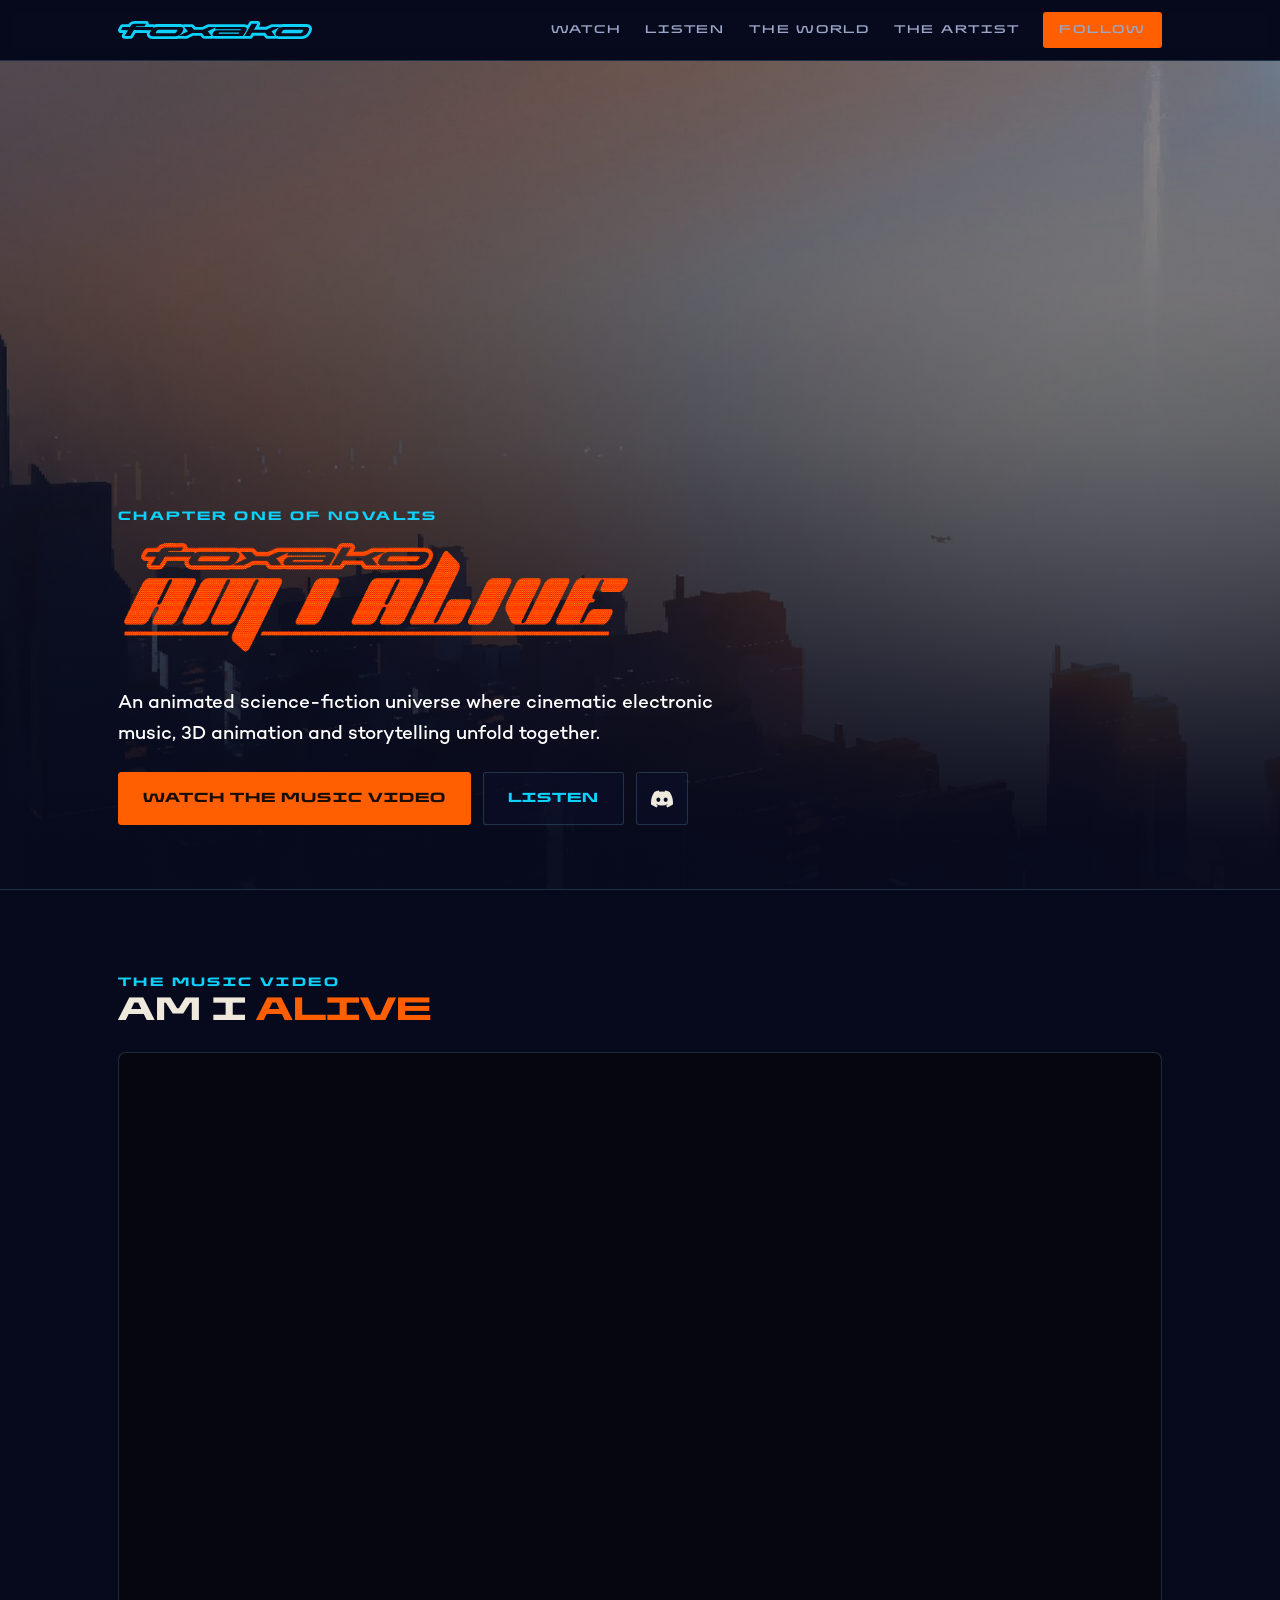
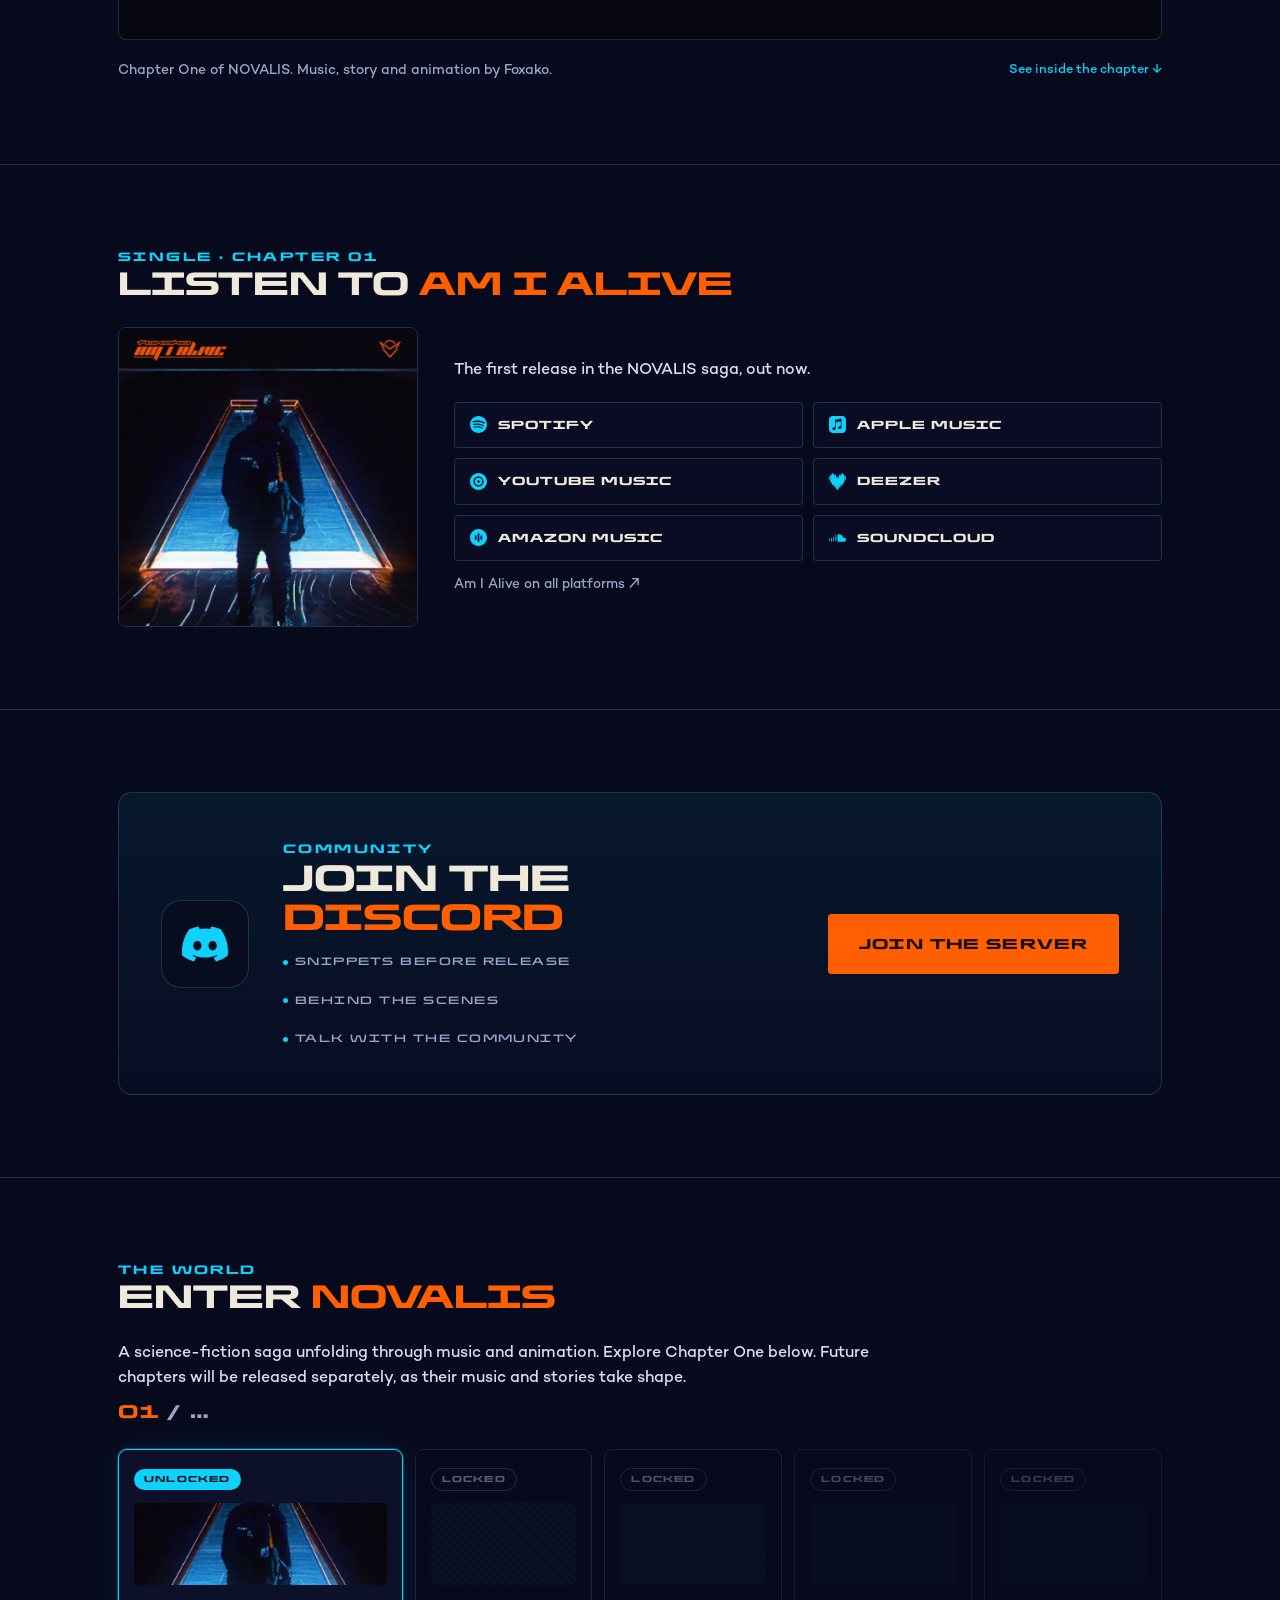
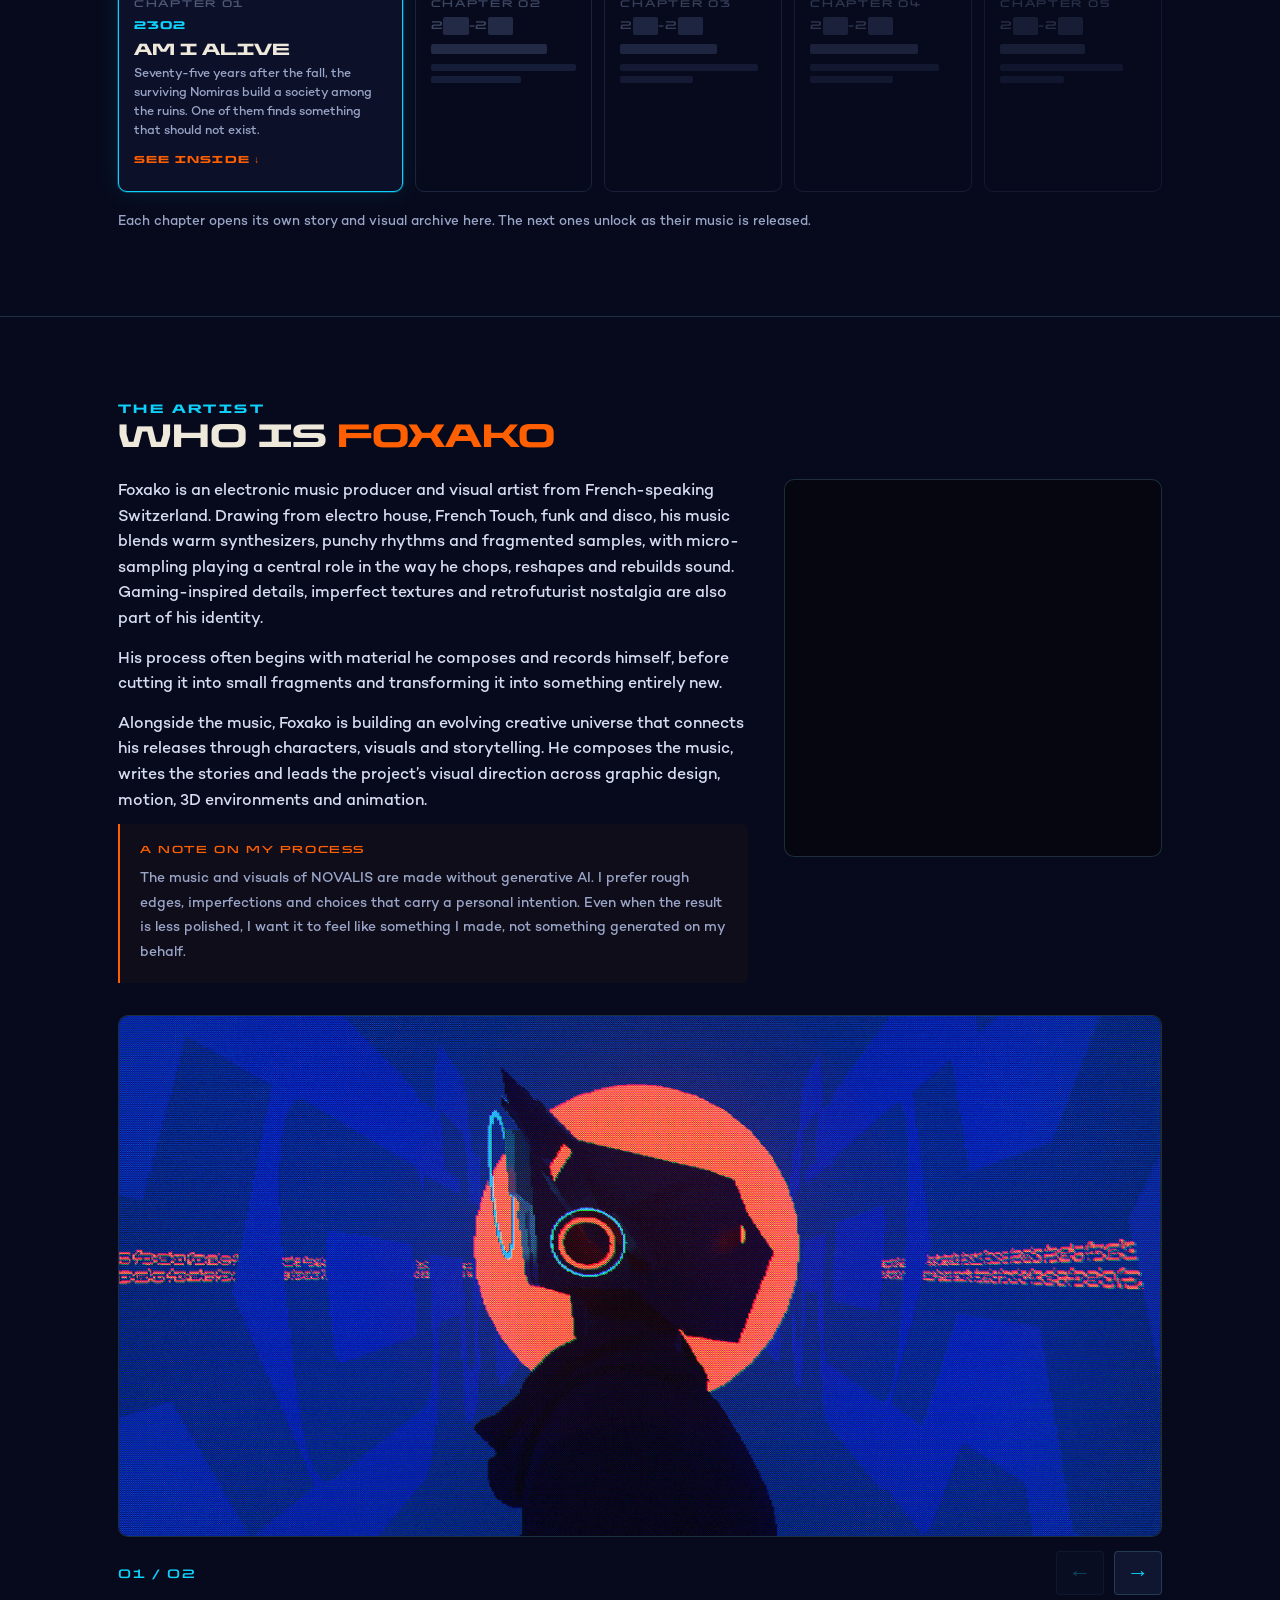
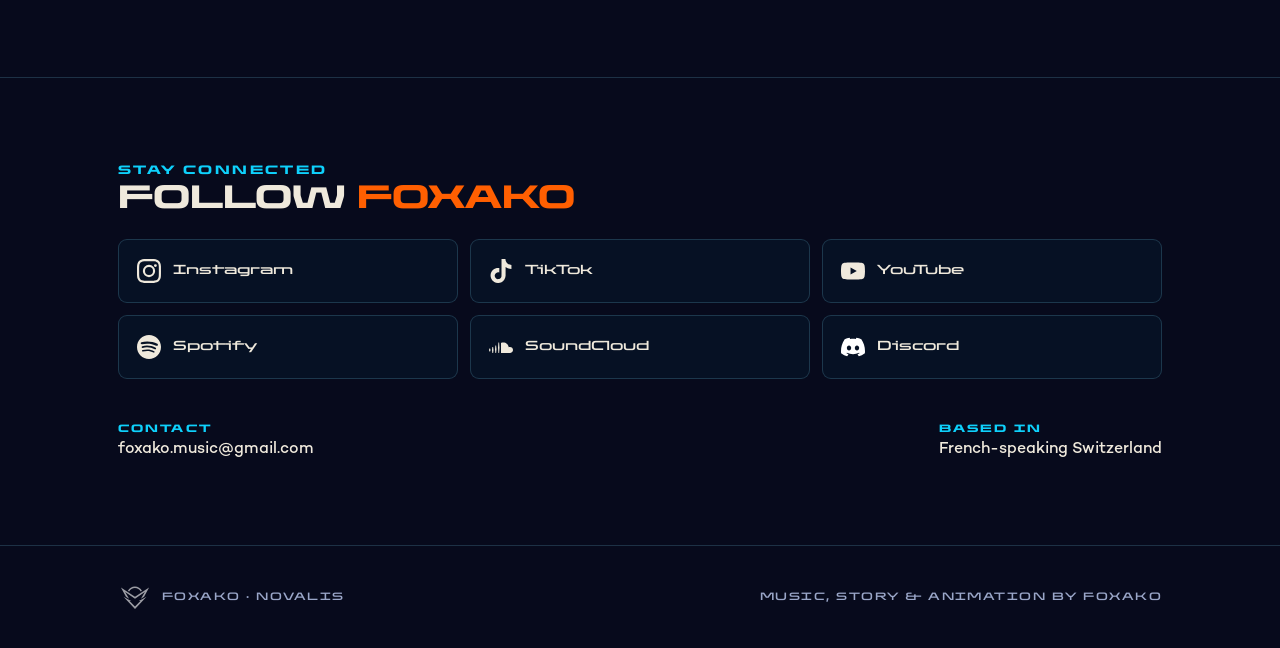
<file: novalis/index.html>
<!DOCTYPE html>
<html lang="en">
<head>
<meta charset="utf-8">
<script>
/* Once the release instant has passed, the countdown page hands over to the homepage. */
(function () {
  var RELEASE = Date.UTC(2026, 8, 22, 22, 0, 0);
  if (location.protocol === 'file:') return;
  if (location.search.indexOf('preview') !== -1) return;
  if (Date.now() >= RELEASE) location.replace('/');
})();
</script>

<meta name="viewport" content="width=device-width, initial-scale=1">
<title>Foxako - Am I Alive | September 23, 2026</title>
<meta name="description" content="Am I Alive, the first chapter of NOVALIS by Foxako. Music and an animated music video, out September 23, 2026.">
<link rel="canonical" href="https://foxako.com/novalis/">
<link rel="icon" type="image/svg+xml" sizes="any" href="../assets/favicon-orange.svg">
<link rel="apple-touch-icon" href="../assets/apple-touch-icon.png">
<meta property="og:type" content="website">
<meta property="og:site_name" content="Foxako">
<meta property="og:title" content="Foxako - Am I Alive | September 23, 2026">
<meta property="og:description" content="Chapter One of NOVALIS. Music and an animated music video, out September 23, 2026.">
<meta property="og:image" content="https://foxako.com/assets/og_image.jpg">
<meta property="og:image:width" content="1200">
<meta property="og:image:height" content="630">
<meta property="og:url" content="https://foxako.com/novalis/">
<meta name="twitter:card" content="summary_large_image">
<meta name="twitter:title" content="Foxako - Am I Alive | September 23, 2026">
<meta name="twitter:description" content="Chapter One of NOVALIS. Music and an animated music video, out September 23, 2026.">
<meta name="twitter:image" content="https://foxako.com/assets/og_image.jpg">
<link rel="stylesheet" href="prerelease.css">
<script src="prerelease.js" defer></script>
</head>
<body>

<nav>
  <div class="wrap">
    <a class="brand" href="#top" aria-label="Foxako"><img class="logotype" src="../assets/foxako_logo.svg" alt="Foxako"><img class="mark" src="../assets/foxako_logomark.svg" alt="Foxako"></a>
  </div>
</nav>

<header class="hero" id="top">
  <video class="bg" autoplay muted loop playsinline preload="auto" poster="../assets/hero_skyline.jpg">
    <source src="../assets/hero.mp4" type="video/mp4">
  </video>
  <div class="scrim"></div>
  <div class="wrap">
    <div class="kicker">Chapter One of NOVALIS</div>
    <h1 class="sr-only">Foxako - Am I Alive, out September 23, 2026</h1>
    <img class="logo" src="../assets/logo_aia_t.png" alt="Am I Alive">

    <div class="cd" id="cd" data-release="2026-09-23T00:00:00">
      <div class="u"><div class="n" id="cd-d">--</div><div class="l">Days</div></div>
      <div class="u"><div class="n" id="cd-h">--</div><div class="l">Hours</div></div>
      <div class="u"><div class="n" id="cd-m">--</div><div class="l">Minutes</div></div>
      <div class="u"><div class="n" id="cd-s">--</div><div class="l">Seconds</div></div>
    </div>
    <div class="dateline" id="dateline">September 23, 2026</div>

    <p class="tag">A single and its animated music video, opening an original science-fiction universe where music, 3D animation and storytelling unfold together.</p>

    <div class="btnrow">
      <a class="btn solid" id="presave" href="https://distrokid.com/hyperfollow/foxako/am-i-alive" data-presave="https://distrokid.com/hyperfollow/foxako/am-i-alive" target="_blank" rel="noopener">Pre-save on Spotify</a>
      <span class="presave-pending" id="presavePending" hidden>Pre-save coming soon</span>
      <a class="btn" href="https://discord.gg/wDdw82DTWy" target="_blank" rel="noopener">Join Discord</a>
    </div>
    <p class="premiere-reminder"><a href="https://www.youtube.com/watch?v=EL3q3VxXFTs" target="_blank" rel="noopener">Set a reminder on YouTube ↗</a></p>
  </div>
</header>

<section id="discord">
  <div class="wrap">
    <div class="disc">
      <div class="ic" aria-hidden="true">
        <svg viewBox="0 0 24 24"><path d="M20.317 4.369a19.79 19.79 0 0 0-4.885-1.515.074.074 0 0 0-.079.037c-.211.375-.445.865-.608 1.249a18.27 18.27 0 0 0-5.487 0 12.64 12.64 0 0 0-.617-1.25.077.077 0 0 0-.079-.036A19.736 19.736 0 0 0 3.677 4.37a.07.07 0 0 0-.032.027C.533 9.046-.32 13.58.099 18.057a.082.082 0 0 0 .031.057 19.9 19.9 0 0 0 5.993 3.03.078.078 0 0 0 .084-.028c.462-.63.874-1.295 1.226-1.994a.076.076 0 0 0-.041-.106 13.1 13.1 0 0 1-1.872-.892.077.077 0 0 1-.008-.128c.126-.094.252-.192.372-.291a.074.074 0 0 1 .077-.01c3.928 1.793 8.18 1.793 12.062 0a.074.074 0 0 1 .078.009c.12.099.246.198.373.292a.077.077 0 0 1-.006.127c-.598.35-1.22.645-1.873.891a.077.077 0 0 0-.041.107c.36.698.772 1.363 1.225 1.993a.076.076 0 0 0 .084.028 19.84 19.84 0 0 0 6.002-3.03.077.077 0 0 0 .032-.056c.5-5.177-.838-9.674-3.549-13.66a.06.06 0 0 0-.031-.028zM8.02 15.331c-1.183 0-2.157-1.086-2.157-2.419 0-1.333.955-2.419 2.157-2.419 1.211 0 2.176 1.096 2.157 2.42 0 1.332-.956 2.418-2.157 2.418zm7.975 0c-1.183 0-2.157-1.086-2.157-2.419 0-1.333.955-2.419 2.157-2.419 1.211 0 2.176 1.096 2.157 2.42 0 1.332-.946 2.418-2.157 2.418z"/></svg>
      </div>
      <div>
        <div class="kicker">Community</div>
        <h2>Join the <span class="o">Discord</span></h2>
        <p>The place where NOVALIS is built out loud. Unreleased snippets, work in progress, behind the scenes of the animation, and a room to simply talk about music, games and the world being made.</p>
        <div class="perks">
          <span class="perk">Snippets before release</span>
          <span class="perk">Behind the scenes</span>
          <span class="perk">Talk with the community</span>
        </div>
      </div>
      <div class="go">
        <a class="btn solid" id="discordBtn" href="https://discord.gg/wDdw82DTWy" target="_blank" rel="noopener">Join the server</a>
      </div>
    </div>
  </div>
</section>

<section id="chapters">
  <div class="wrap">
    <div class="kicker">The world</div>
    <h2>Enter <span class="o">NOVALIS</span></h2>
    <p class="chapters-intro">A science-fiction saga unfolding through music and animation. Chapter One arrives on September 23. Future chapters will be released separately, as their music and stories take shape.</p>
    <div class="chapters-progress arcbar">
      <span class="dots" role="img" aria-label="Chapter one of an ongoing saga"><span class="next" aria-hidden="true">01</span><span aria-hidden="true"> / …</span></span>
    </div>
    <div class="timeline">

      <div class="arc next">
        <div class="badge">Opening soon</div>
        <button class="cover-zoom" type="button" aria-label="Enlarge Am I Alive cover art" data-full="../assets/coverart_amialive-large.jpg"><img src="../assets/coverart_amialive-web.jpg" alt="Am I Alive cover art: a figure facing a glowing doorway" width="640" height="640" loading="lazy"></button>
        <div class="ch">Chapter 01</div>
        <div class="yr">2302</div>
        <div class="nm">Am I Alive</div>
        <div class="ds">Seventy-five years after the fall, something is found in the ruins that should not exist.</div>
        <div class="hint">Unlocks September 23</div>
      </div>

      <div class="arc" aria-label="Chapter 2, locked">
        <div class="badge">Locked</div>
        <div class="ph"></div>
        <div class="ch">Chapter 02</div>
        <div class="yr">2<span class="redact">███</span>-2<span class="redact">███</span></div>
        <div class="placeholder-80 bar"></div>
        <div class="placeholder-100 bar s"></div>
        <div class="placeholder-62 bar s"></div>
        <div class="hint">Unlocks later</div>
      </div>

      <div class="arc" aria-label="Chapter 3, locked">
        <div class="badge">Locked</div>
        <div class="ph"></div>
        <div class="ch">Chapter 03</div>
        <div class="yr">2<span class="redact">███</span>-2<span class="redact">███</span></div>
        <div class="placeholder-66 bar"></div>
        <div class="placeholder-94 bar s"></div>
        <div class="placeholder-50 bar s"></div>
        <div class="hint">Unlocks later</div>
      </div>

      <div class="arc" aria-label="Chapter 4, locked">
        <div class="badge">Locked</div>
        <div class="ph"></div>
        <div class="ch">Chapter 04</div>
        <div class="yr">2<span class="redact">███</span>-2<span class="redact">███</span></div>
        <div class="placeholder-74 bar"></div>
        <div class="placeholder-88 bar s"></div>
        <div class="placeholder-57 bar s"></div>
        <div class="hint">Unlocks later</div>
      </div>

      <div class="arc" aria-label="Chapter 5, locked">
        <div class="badge">Locked</div>
        <div class="ph"></div>
        <div class="ch">Chapter 05</div>
        <div class="yr">2<span class="redact">███</span>-2<span class="redact">███</span></div>
        <div class="placeholder-58 bar"></div>
        <div class="placeholder-84 bar s"></div>
        <div class="placeholder-44 bar s"></div>
        <div class="hint">Unlocks later</div>
      </div>

    </div>
  </div>
</section>

<section id="about">
  <div class="wrap">
    <div class="sec-head"><div class="kicker">The artist</div><h2>Who is <span class="o">Foxako</span></h2></div>
    <div class="artist">
      <div class="stack">
        <p>Foxako is an electronic music producer and visual artist from French-speaking Switzerland. Drawing from electro house, French Touch, funk and disco, his music blends warm synthesizers, punchy rhythms and fragmented samples, with micro-sampling playing a central role in the way he chops, reshapes and rebuilds sound. Gaming-inspired details, imperfect textures and retrofuturist nostalgia are also part of his identity.</p>
        <p>His process often begins with material he composes and records himself, before cutting it into small fragments and transforming it into something entirely new.</p>
        <p>Alongside the music, Foxako is building an evolving creative universe that connects his releases through characters, visuals and storytelling. He composes the music, writes the stories and leads the project&rsquo;s visual direction across graphic design, motion, 3D environments and animation.</p>
        <aside class="artist-note" aria-labelledby="artist-note-title">
          <h3 class="artist-note-label" id="artist-note-title">A note on my process</h3>
          <p>The music and visuals of NOVALIS are made without generative AI. I prefer rough edges, imperfections and choices that carry a personal intention. Even when the result is less polished, I want it to feel like something I made, not something generated on my behalf.</p>
        </aside>
      </div>
      <div class="avatarbox">
        <video autoplay muted loop playsinline preload="metadata"><source src="../assets/foxako_avatar_loop.mp4" type="video/mp4"></video>
      </div>
    </div>
    <div class="pressrow">
      <figure class="shot"><img class="zoomable" data-full="../assets/Avatar_banner_v1.jpg" src="../assets/Avatar_banner_v1.jpg" alt="The Foxako avatar" loading="lazy"></figure>
    </div>
    <p class="caption">Foxako appears as an avatar, animated through motion tracking inside custom 3D environments.</p>
  </div>
</section>

<section id="contact" aria-label="Social links and contact">
  <div class="wrap contact-details">
        <div class="social-section"><div class="kicker">Stay connected</div><h2>Follow <span class="o">Foxako</span></h2>
          <div class="social">
            <a href="https://www.instagram.com/foxako/" target="_blank" rel="noopener" aria-label="Instagram" title="Instagram"><svg viewBox="0 0 24 24"><path d="M12 2.16c3.2 0 3.58.01 4.85.07 1.17.05 1.8.25 2.23.41.56.22.96.48 1.38.9.42.42.68.82.9 1.38.16.42.36 1.06.41 2.23.06 1.27.07 1.65.07 4.85s-.01 3.58-.07 4.85c-.05 1.17-.25 1.8-.41 2.23-.22.56-.48.96-.9 1.38-.42.42-.82.68-1.38.9-.42.16-1.06.36-2.23.41-1.27.06-1.65.07-4.85.07s-3.58-.01-4.85-.07c-1.17-.05-1.8-.25-2.23-.41a3.7 3.7 0 0 1-1.38-.9 3.7 3.7 0 0 1-.9-1.38c-.16-.42-.36-1.06-.41-2.23-.06-1.27-.07-1.65-.07-4.85s.01-3.58.07-4.85c.05-1.17.25-1.8.41-2.23.22-.56.48-.96.9-1.38.42-.42.82-.68 1.38-.9.42-.16 1.06-.36 2.23-.41C8.42 2.17 8.8 2.16 12 2.16zM12 0C8.74 0 8.33.01 7.05.07 5.78.13 4.9.33 4.14.63c-.79.31-1.46.72-2.12 1.38C1.36 2.67.95 3.34.63 4.14.33 4.9.13 5.78.07 7.05.01 8.33 0 8.74 0 12s.01 3.67.07 4.95c.06 1.27.26 2.15.56 2.91.31.79.72 1.46 1.38 2.12.66.66 1.33 1.07 2.12 1.38.76.3 1.64.5 2.91.56C8.33 23.99 8.74 24 12 24s3.67-.01 4.95-.07c1.27-.06 2.15-.26 2.91-.56.79-.31 1.46-.72 2.12-1.38.66-.66 1.07-1.33 1.38-2.12.3-.76.5-1.64.56-2.91.06-1.28.07-1.69.07-4.95s-.01-3.67-.07-4.95c-.06-1.27-.26-2.15-.56-2.91a5.9 5.9 0 0 0-1.38-2.12A5.9 5.9 0 0 0 19.86.63c-.76-.3-1.64-.5-2.91-.56C15.67.01 15.26 0 12 0zm0 5.84a6.16 6.16 0 1 0 0 12.32 6.16 6.16 0 0 0 0-12.32zM12 16a4 4 0 1 1 0-8 4 4 0 0 1 0 8zm6.41-10.85a1.44 1.44 0 1 0 0 2.88 1.44 1.44 0 0 0 0-2.88z"/></svg><span>Instagram</span></a>
            <a href="https://www.tiktok.com/@foxako" target="_blank" rel="noopener" aria-label="TikTok" title="TikTok"><svg viewBox="0 0 24 24"><path d="M12.53.02C13.84 0 15.14.01 16.44 0c.08 1.53.63 3.09 1.75 4.17 1.12 1.11 2.7 1.62 4.24 1.79v4.03c-1.44-.05-2.89-.35-4.2-.97-.57-.26-1.1-.59-1.62-.93-.01 2.92.01 5.84-.02 8.75-.08 1.4-.54 2.79-1.35 3.94-1.31 1.92-3.58 3.17-5.91 3.21-1.43.08-2.86-.31-4.08-1.03-2.02-1.19-3.44-3.37-3.65-5.71-.02-.5-.03-1-.01-1.49.18-1.9 1.12-3.72 2.58-4.96 1.66-1.44 3.98-2.13 6.15-1.72.02 1.48-.04 2.96-.04 4.44-.99-.32-2.15-.23-3.02.37-.63.41-1.11 1.04-1.36 1.75-.21.51-.15 1.07-.14 1.61.24 1.64 1.82 3.02 3.5 2.87 1.12-.01 2.19-.66 2.77-1.61.19-.33.4-.67.41-1.06.1-1.79.06-3.57.07-5.36.01-4.03-.01-8.05.02-12.07z"/></svg><span>TikTok</span></a>
            <a href="https://www.youtube.com/@Foxako" target="_blank" rel="noopener" aria-label="YouTube" title="YouTube"><svg viewBox="0 0 24 24"><path d="M23.5 6.19a3.02 3.02 0 0 0-2.12-2.14C19.5 3.55 12 3.55 12 3.55s-7.5 0-9.38.5A3.02 3.02 0 0 0 .5 6.19C0 8.07 0 12 0 12s0 3.93.5 5.81a3.02 3.02 0 0 0 2.12 2.14c1.88.5 9.38.5 9.38.5s7.5 0 9.38-.5a3.02 3.02 0 0 0 2.12-2.14C24 15.93 24 12 24 12s0-3.93-.5-5.81zM9.55 15.57V8.43L15.82 12l-6.27 3.57z"/></svg><span>YouTube</span></a>
            <a href="https://open.spotify.com/artist/2Q41Lt1Np6bksippZcN4oR" target="_blank" rel="noopener" aria-label="Spotify" title="Spotify"><svg viewBox="0 0 24 24"><path d="M12 0C5.4 0 0 5.4 0 12s5.4 12 12 12 12-5.4 12-12S18.66 0 12 0zm5.52 17.34c-.24.36-.66.48-1.02.24-2.82-1.74-6.36-2.1-10.56-1.14-.42.12-.78-.18-.9-.54-.12-.42.18-.78.54-.9 4.56-1.02 8.52-.6 11.64 1.32.42.18.48.66.3 1.02zm1.44-3.3c-.3.42-.84.6-1.26.3-3.24-1.98-8.16-2.58-11.94-1.38-.48.12-1.02-.12-1.14-.6-.12-.48.12-1.02.6-1.14 4.38-1.32 9.78-.66 13.5 1.62.36.18.54.78.24 1.2zm.12-3.36C15.24 8.4 8.82 8.16 5.1 9.3c-.6.18-1.2-.18-1.38-.72-.18-.6.18-1.2.72-1.38 4.32-1.32 11.4-1.02 15.9 1.62.54.3.72 1.02.42 1.56-.3.42-1.02.66-1.56.36z"/></svg><span>Spotify</span></a>
            <a href="https://soundcloud.com/foxako" target="_blank" rel="noopener" aria-label="SoundCloud" title="SoundCloud"><svg viewBox="0 0 32 32"><path d="M27.874 16.069c-0.565 0-1.105 0.11-1.596 0.308-0.328-3.574-3.447-6.377-7.25-6.377-0.931 0-1.834 0.176-2.635 0.474-0.311 0.116-0.393 0.235-0.393 0.466v12.585c0 0.243 0.195 0.445 0.441 0.469 0.011 0.001 11.36 0.007 11.434 0.007 2.278 0 4.125-1.776 4.125-3.965s-1.848-3.966-4.126-3.966zM12.5 24h1l0.5-7.007-0.5-6.993h-1l-0.5 6.993zM9.5 24h-1l-0.5-5.086 0.5-4.914h1l0.5 5zM4.5 24h1l0.5-4-0.5-4h-1l-0.5 4zM0.5 22h1l0.5-2-0.5-2h-1l-0.5 2z"></path></svg><span>SoundCloud</span></a>

            <a href="https://discord.gg/wDdw82DTWy" target="_blank" rel="noopener" aria-label="Discord" title="Discord"><svg aria-hidden="true" xmlns="http://www.w3.org/2000/svg" viewBox="0 0 512 512"><path d="M433.7 91a416.5 416.5 0 0 0-105.6-33.2c-4.6 8.2-9.9 19.3-13.5 28.1-39.4-5.9-78.4-5.9-117.1 0-3.7-8.8-9.1-19.9-13.7-28.1-37.1 6.4-72.6 17.7-105.7 33.3-66.8 101-85 199.5-75.9 296.6 44.3 33.1 87.3 53.2 129.6 66.4 10.4-14.4 19.7-29.6 27.7-45.7-15.3-5.8-29.9-13-43.7-21.3 3.7-2.7 7.2-5.6 10.7-8.5 84.2 39.4 175.8 39.4 259 0 3.5 2.9 7.1 5.8 10.7 8.5-13.9 8.3-28.5 15.5-43.8 21.3 8 16 17.3 31.3 27.7 45.7 42.3-13.2 85.3-33.3 129.6-66.4 10.8-112.5-18-210.1-76-296.7M170.9 328c-25.3 0-46-23.6-46-52.4s20.3-52.4 46-52.4 46.5 23.6 46 52.4c.1 28.8-20.2 52.4-46 52.4m170.2 0c-25.3 0-46-23.6-46-52.4s20.3-52.4 46-52.4 46.5 23.6 46 52.4c0 28.8-20.3 52.4-46 52.4" fill="#ffffff"/></svg><span>Discord</span></a>
          </div>
        </div>
        <div class="cline"><div class="lab">Contact</div><div class="val"><a href="mailto:foxako.music@gmail.com">foxako.music@gmail.com</a></div></div>
        <div class="cline"><div class="lab">Based in</div><div class="val">French-speaking Switzerland</div></div>
  </div>
</section>

<footer>
  <div class="wrap">
    <span class="sig"><img src="../assets/foxako_logomark_white.svg" alt="">Foxako · NOVALIS</span>
    <span class="fl">Music, story &amp; animation by Foxako</span>
  </div>
</footer>

<dialog class="lightbox" id="lightbox" aria-label="Enlarged artwork"><button class="lb-close" type="button" aria-label="Close enlarged artwork">&times;</button><img id="lightbox-img" alt=""></dialog>
</body>
</html>
</file>
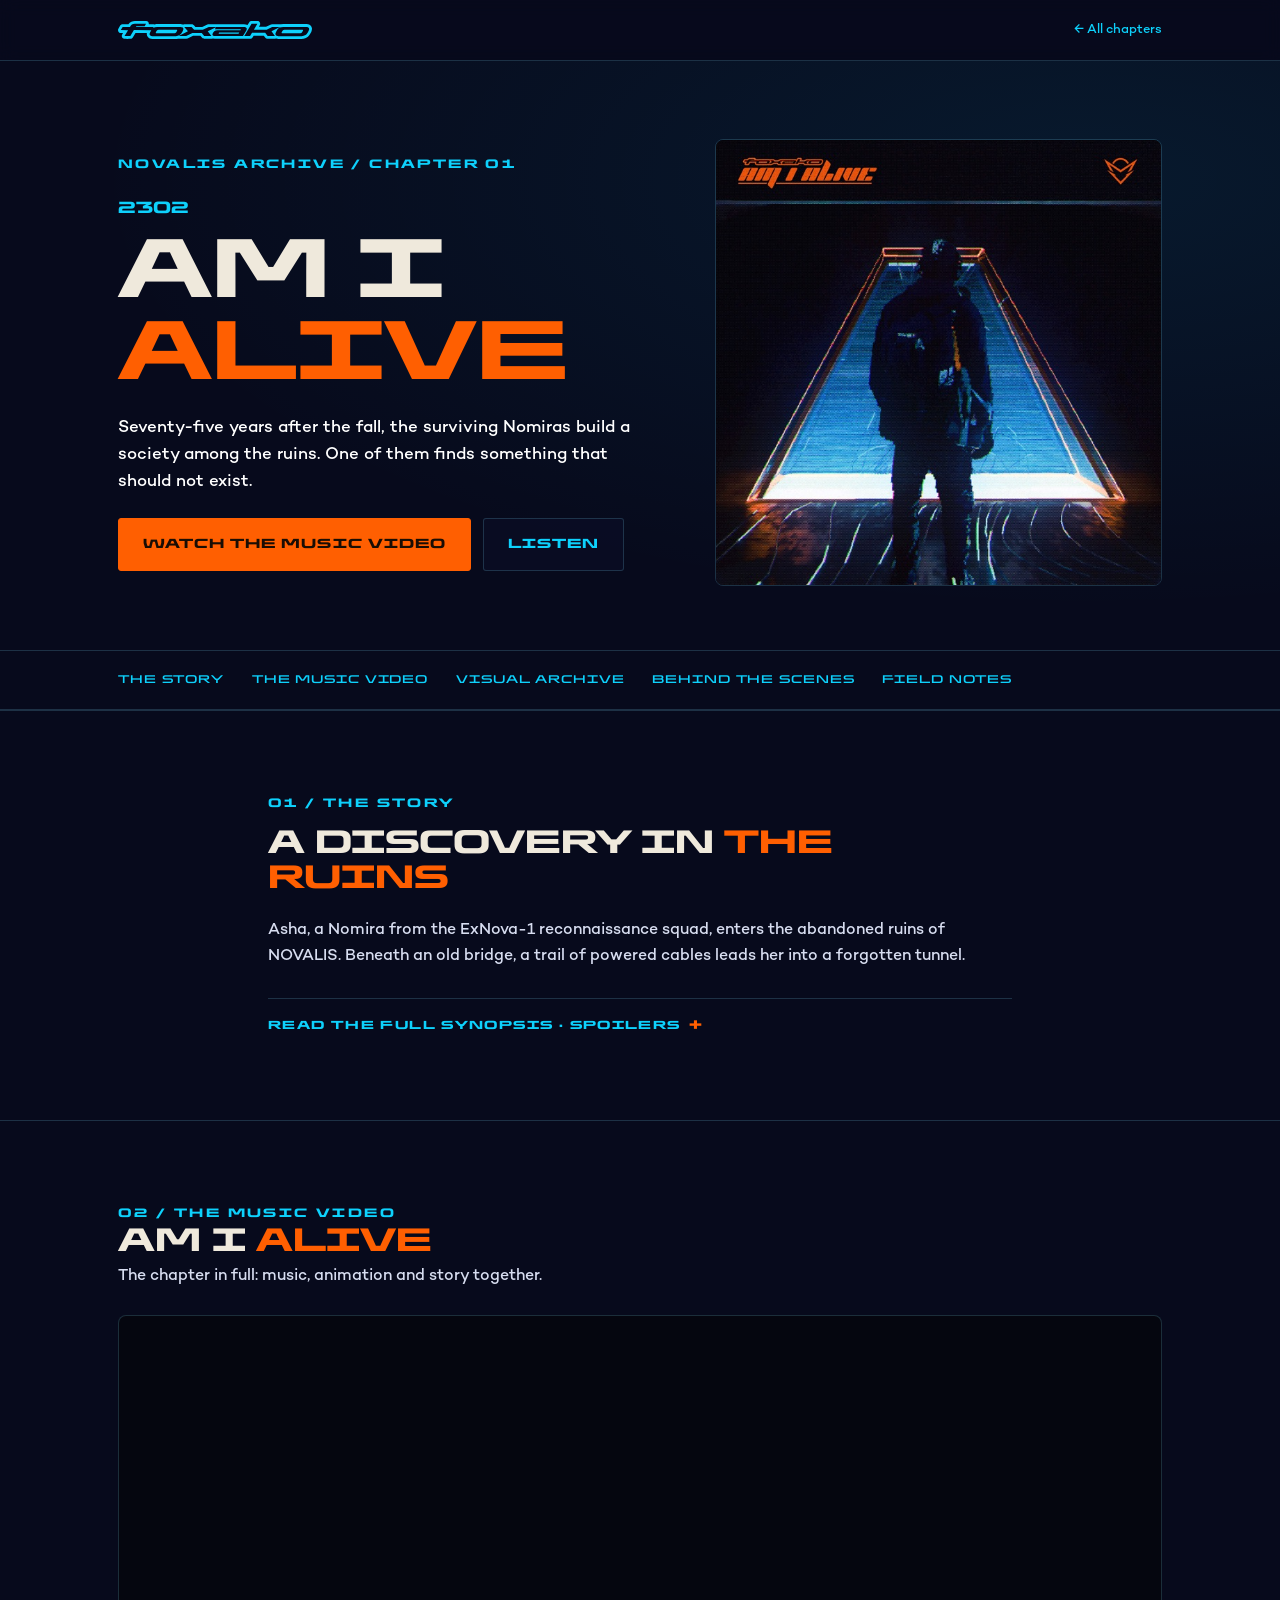
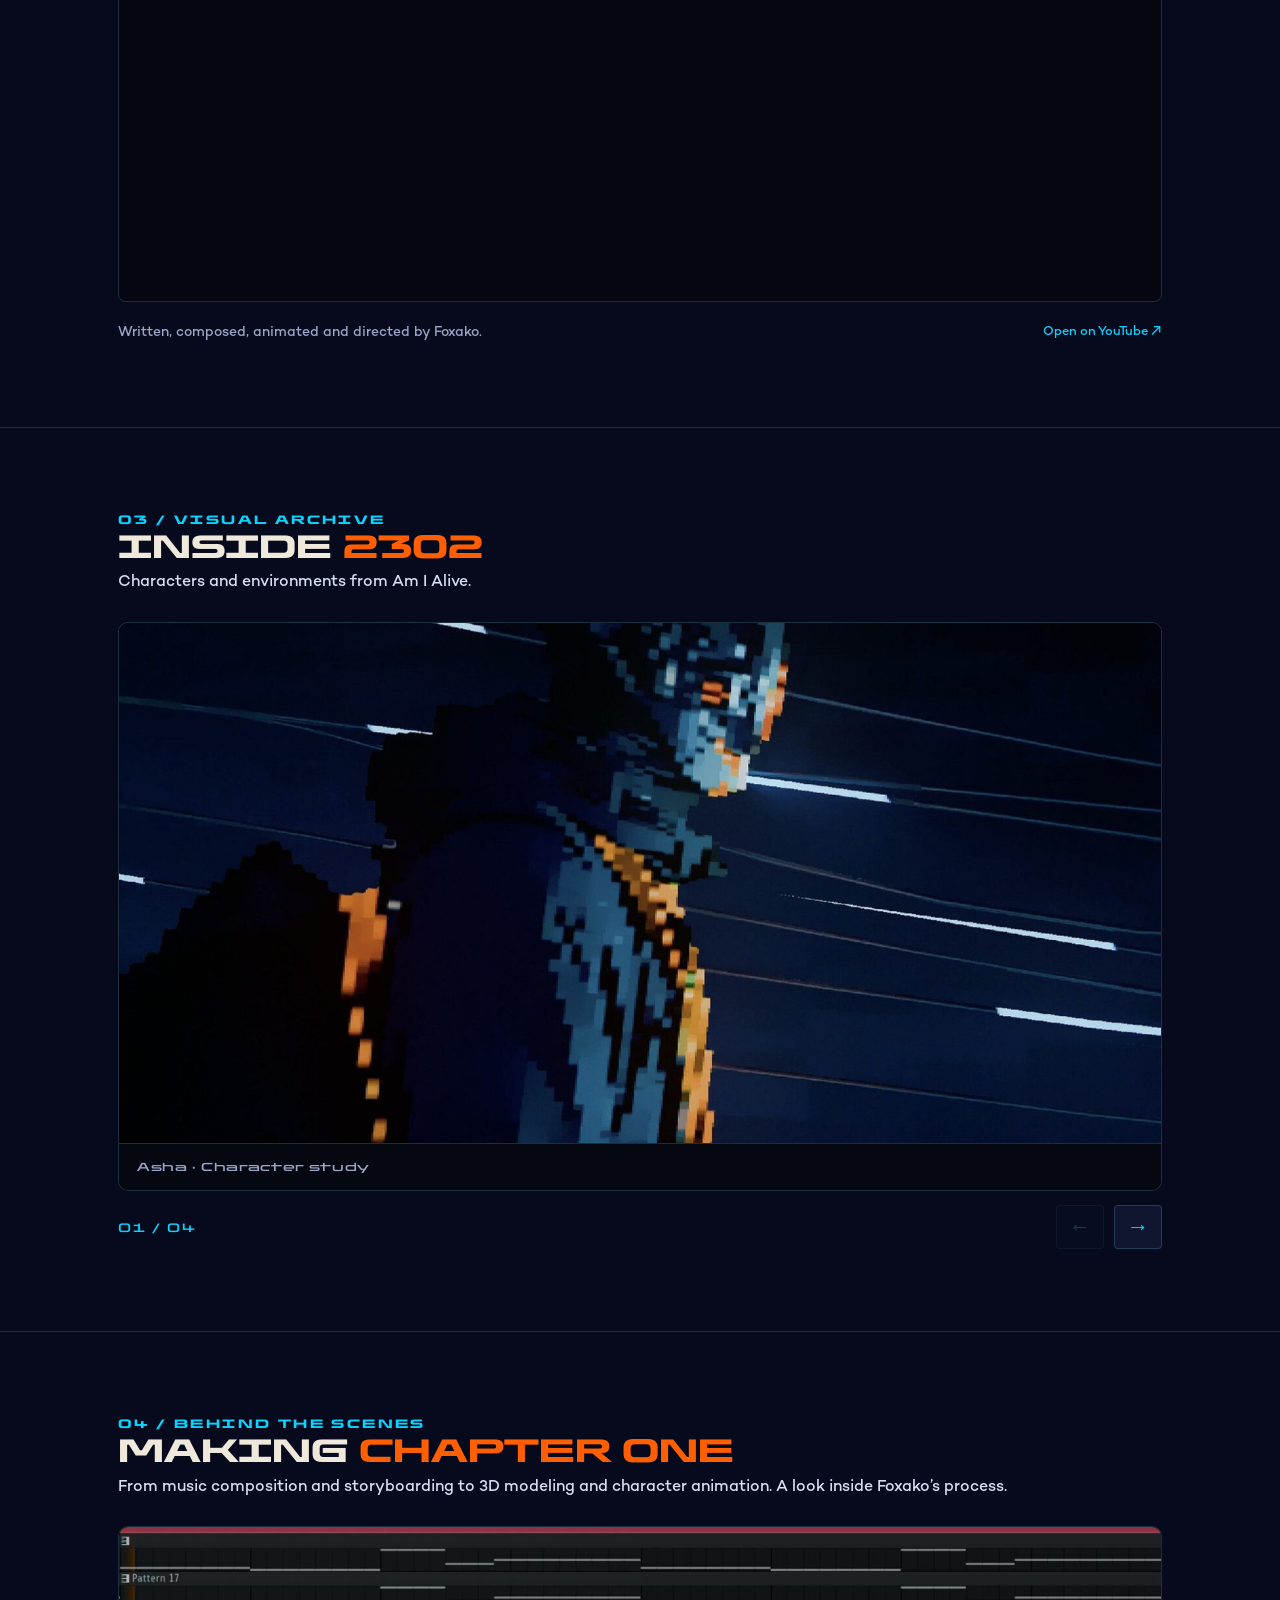
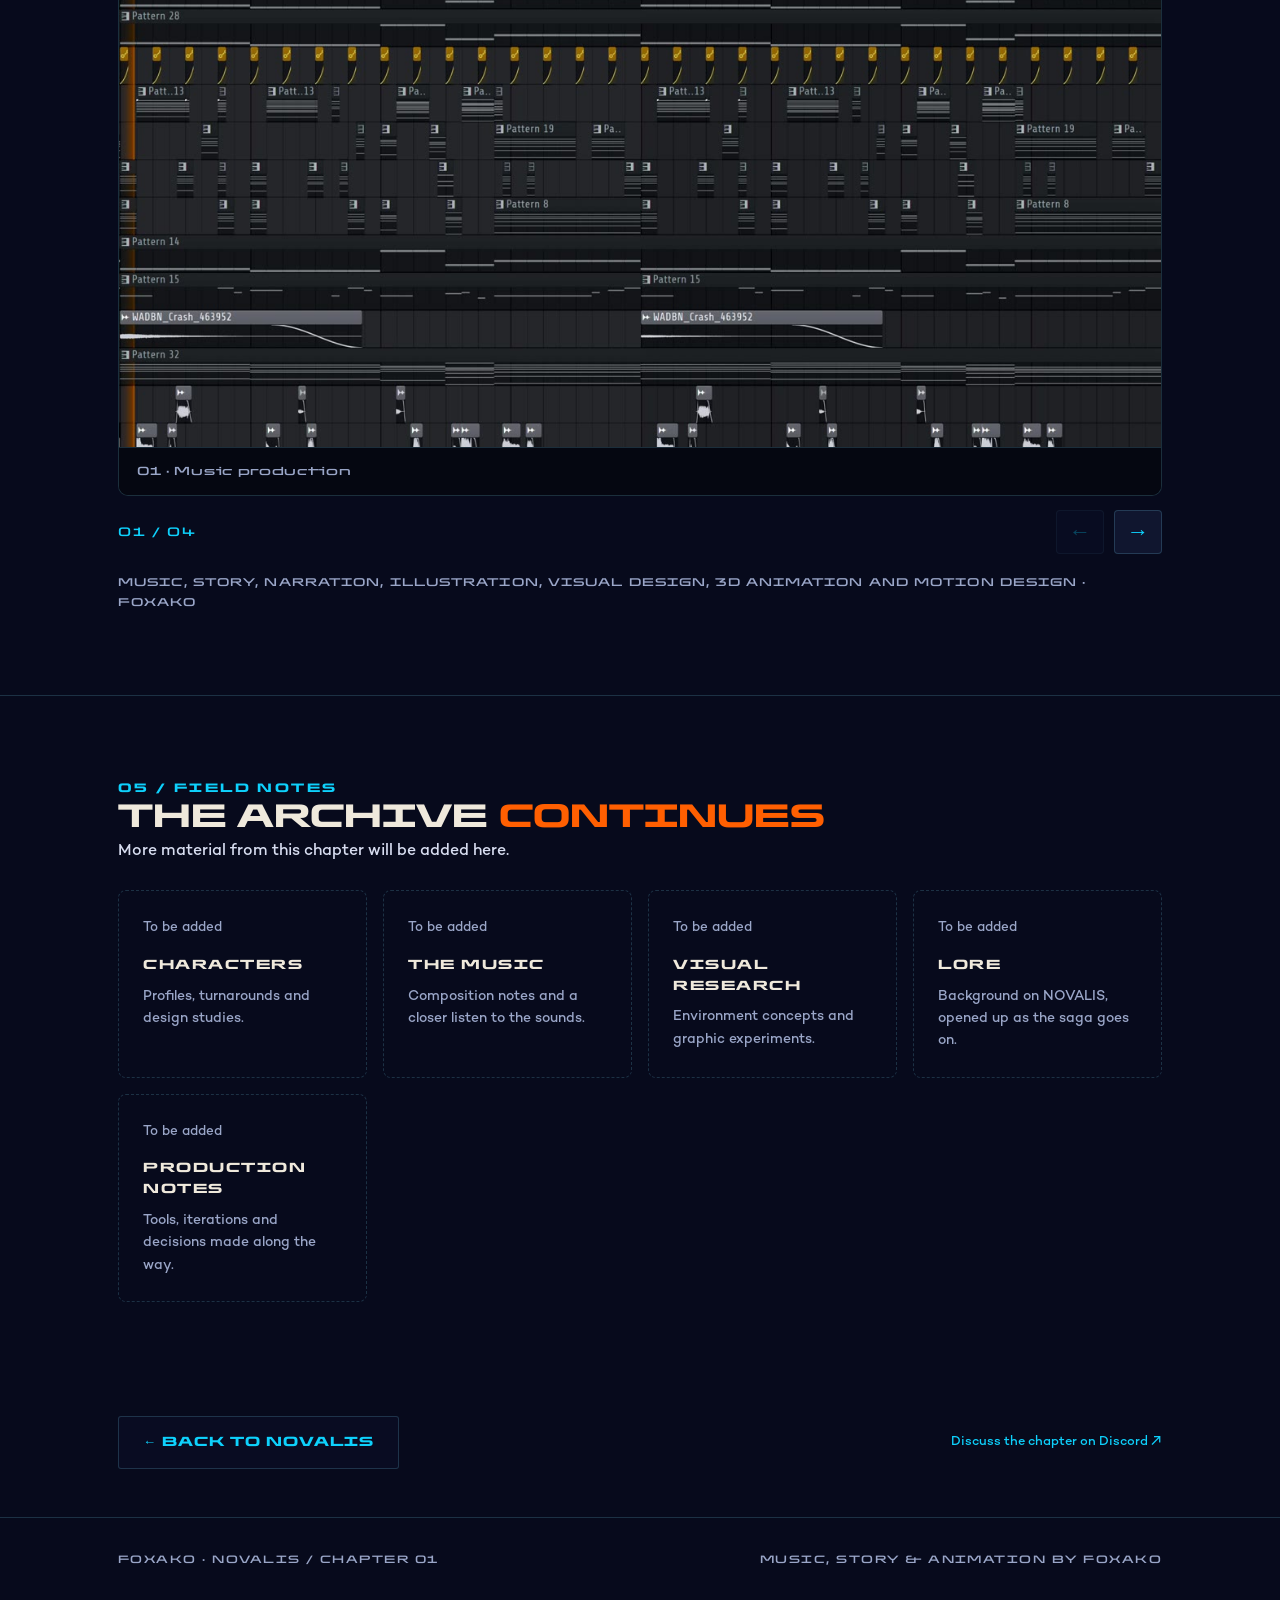
<file: novalis/chapter-one/index.html>
<!DOCTYPE html>
<html lang="en">
<head>
<meta charset="utf-8"><meta name="viewport" content="width=device-width, initial-scale=1">
<title>Am I Alive — Chapter One dossier | NOVALIS · Foxako</title>
<meta name="description" content="Explore Chapter One of NOVALIS: the story of Am I Alive, visual research and behind the scenes of the music and animation.">
<link rel="canonical" href="https://foxako.com/novalis/chapter-one/">
<meta property="og:title" content="Am I Alive — Chapter One dossier">
<meta property="og:description" content="Story, visual research and behind the scenes of NOVALIS.">
<meta property="og:type" content="website"><meta property="og:url" content="https://foxako.com/novalis/chapter-one/">
<meta property="og:image" content="https://foxako.com/assets/og_image.jpg">
<link rel="icon" type="image/svg+xml" href="../../assets/favicon-orange.svg">
<link rel="stylesheet" href="../../styles/release.css"><script src="../../scripts/release.js" defer></script>
</head>
<body class="chapter-page">
<a class="skip-link" href="#main">Skip to content</a>
<nav><div class="wrap"><a class="brand" href="../../index.html"><img src="../../assets/foxako_logo.svg" alt="Foxako"></a><a class="back-link" href="../../index.html#world">← All chapters</a></div></nav>
<main id="main">
<header class="dossier-hero"><div class="wrap dossier-grid"><div>
  <div class="kicker">NOVALIS archive / Chapter 01</div><p class="dossier-year">2302</p>
  <h1>Am I<br><span>Alive</span></h1>
  <p class="lead">Seventy-five years after the fall, the surviving Nomiras build a society among the ruins. One of them finds something that should not exist.</p>
  <div class="btnrow"><a class="btn solid" href="#film">Watch the music video</a><a class="btn" href="../../index.html#listen">Listen</a></div>
</div><button class="dossier-cover artwork-button" data-full="../../assets/coverart_amialive-large.jpg" aria-label="Enlarge Am I Alive cover art"><img src="../../assets/coverart_amialive-web.jpg" width="640" height="640" alt="Am I Alive cover art"></button></div></header>
<div class="dossier-nav"><div class="wrap"><a href="#story">The story</a><a href="#film">The music video</a><a href="#visuals">Visual archive</a><a href="#process">Behind the scenes</a><a href="#field-notes">Field notes</a></div></div>
<section id="story"><div class="wrap dossier-reading"><div class="kicker">01 / The story</div><h2>A discovery in <span class="o">the ruins</span></h2><p>Asha, a Nomira from the ExNova-1 reconnaissance squad, enters the abandoned ruins of NOVALIS. Beneath an old bridge, a trail of powered cables leads her into a forgotten tunnel.</p>
<details>
          <summary>Read the full synopsis · Spoilers</summary>
          <div class="stack">
            <p>&ldquo;Am I Alive&rdquo; opens the saga in 2302, long after the Last War. Asha, a Nomira from the ExNova-1 reconnaissance squad, enters the abandoned ruins of NOVALIS. While the rest of her team moves towards a mysterious source of infinite energy, she follows a trail of powered cables beneath an old bridge.</p>
            <p>There, hidden inside a forgotten tunnel, she discovers a cryogenic chamber containing the last human child. What Asha does not yet fully understand is that the child is also her. The child's consciousness was duplicated and transferred into Asha. While the original human body and mind remained frozen in time, Asha continued to live, learn and grow through an entire lifetime.</p>
          </div>
        </details>
</div></section>
<section id="film"><div class="wrap"><div class="sec-head"><div class="kicker">02 / The music video</div><h2>Am I <span class="o">Alive</span></h2><p>The chapter in full: music, animation and story together.</p></div>
<div class="media">
  <iframe src="https://www.youtube.com/embed/EL3q3VxXFTs" title="Foxako - Am I Alive" loading="lazy"
    allow="accelerometer; autoplay; clipboard-write; encrypted-media; gyroscope; picture-in-picture" allowfullscreen></iframe>
</div>
<div class="watch-caption"><p>Written, composed, animated and directed by Foxako.</p><a href="https://www.youtube.com/watch?v=EL3q3VxXFTs" target="_blank" rel="noopener">Open on YouTube ↗</a></div>
</div></section>
<section id="visuals"><div class="wrap"><div class="sec-head"><div class="kicker">03 / Visual archive</div><h2>Inside <span class="o">2302</span></h2><p>Characters and environments from Am I Alive.</p></div>
<div class="gallery" data-gallery aria-roledescription="carousel" aria-label="Visual archive">
  <div class="gallery-track" id="visual-gallery" tabindex="0" aria-label="Visual archive: swipe or use arrow keys"><figure class="gallery-slide"><button class="artwork-button" data-full="../../assets/story-01-asha.jpg" aria-label="Enlarge Asha"><img src="../../assets/story-01-asha.jpg" alt="Asha" loading="lazy"></button><figcaption>Asha · Character study</figcaption></figure><figure class="gallery-slide"><button class="artwork-button" data-full="../../assets/story-02-corridor.jpg" aria-label="Enlarge Ruins corridor"><img src="../../assets/story-02-corridor.jpg" alt="Ruins corridor" loading="lazy"></button><figcaption>NOVALIS · Ruins corridor</figcaption></figure><figure class="gallery-slide"><button class="artwork-button" data-full="../../assets/story-03-breach.jpg" aria-label="Enlarge The breach"><img src="../../assets/story-03-breach.jpg" alt="The breach" loading="lazy"></button><figcaption>The breach · Environment</figcaption></figure><figure class="gallery-slide"><button class="artwork-button" data-full="../../assets/story-04-nomiras.jpg" aria-label="Enlarge Nomiras"><img src="../../assets/story-04-nomiras.jpg" alt="Nomiras" loading="lazy"></button><figcaption>Nomiras · Visual research</figcaption></figure></div>
  <div class="gallery-controls"><span class="gallery-count" aria-live="polite">01 / 04</span><div><button type="button" data-prev aria-label="Previous image" aria-controls="visual-gallery">←</button><button type="button" data-next aria-label="Next image" aria-controls="visual-gallery">→</button></div></div>
</div>
</div></section>
<section id="process"><div class="wrap"><div class="sec-head"><div class="kicker">04 / Behind the scenes</div><h2>Making <span class="o">Chapter One</span></h2><p>From music composition and storyboarding to 3D modeling and character animation. A look inside Foxako’s process.</p></div>
<div class="gallery" data-gallery aria-roledescription="carousel" aria-label="Behind the scenes">
  <div class="gallery-track" id="bts-gallery" tabindex="0" aria-label="Behind the scenes: swipe or use arrow keys"><figure class="gallery-slide"><button class="artwork-button" data-full="../../assets/bts-music-01_mainsample-poster.jpg" aria-label="Enlarge Music production"><img src="../../assets/bts-music-01_mainsample-poster.jpg" alt="Music production" loading="lazy"></button><figcaption>01 · Music production</figcaption></figure><figure class="gallery-slide"><button class="artwork-button" data-full="../../assets/bts-storyboard-01.jpg" aria-label="Enlarge Storyboard"><img src="../../assets/bts-storyboard-01.jpg" alt="Storyboard" loading="lazy"></button><figcaption>02 · Storyboarding</figcaption></figure><figure class="gallery-slide"><button class="artwork-button" data-full="../../assets/bts-3d-01.jpg" aria-label="Enlarge 3D modeling and animation"><img src="../../assets/bts-3d-01.jpg" alt="3D modeling and animation" loading="lazy"></button><figcaption>03 · 3D modeling and animation</figcaption></figure><figure class="gallery-slide"><button class="artwork-button" data-full="../../assets/bts-character-05.jpg" aria-label="Enlarge Character animation"><img src="../../assets/bts-character-05.jpg" alt="Character animation" loading="lazy"></button><figcaption>04 · Character animation</figcaption></figure></div>
  <div class="gallery-controls"><span class="gallery-count" aria-live="polite">01 / 04</span><div><button type="button" data-prev aria-label="Previous image" aria-controls="bts-gallery">←</button><button type="button" data-next aria-label="Next image" aria-controls="bts-gallery">→</button></div></div>
</div>
<div class="credits">Music, story, narration, illustration, visual design, 3D animation and motion design · Foxako</div>
</div></section>
<section id="field-notes"><div class="wrap"><div class="sec-head"><div class="kicker">05 / Field notes</div><h2>The archive <span class="o">continues</span></h2><p>More material from this chapter will be added here.</p></div>
<div class="archive-slots">
  <!-- CONTENT: Add character sheets, turnarounds and design studies once approved. -->
  <article class="archive-slot"><span class="small">To be added</span><h3>Characters</h3><p>Profiles, turnarounds and design studies.</p></article>
  <!-- CONTENT: Add composition notes, stems or audio excerpts and project screenshots. -->
  <article class="archive-slot"><span class="small">To be added</span><h3>The music</h3><p>Composition notes and a closer listen to the sounds.</p></article>
  <!-- CONTENT: Add environment concepts, colour studies and graphic experiments. -->
  <article class="archive-slot"><span class="small">To be added</span><h3>Visual research</h3><p>Environment concepts and graphic experiments.</p></article>
  <!-- CONTENT: Add lore entries as they are revealed publicly. Nothing here should pre-empt future chapters. -->
  <article class="archive-slot"><span class="small">To be added</span><h3>Lore</h3><p>Background on NOVALIS, opened up as the saga goes on.</p></article>
  <!-- CONTENT: Add tooling, iterations and production decisions. -->
  <article class="archive-slot"><span class="small">To be added</span><h3>Production notes</h3><p>Tools, iterations and decisions made along the way.</p></article>
</div></div></section>
<div class="dossier-end wrap"><a class="btn" href="../../index.html#world">← Back to NOVALIS</a><a class="text-link" href="https://discord.gg/wDdw82DTWy" target="_blank" rel="noopener">Discuss the chapter on Discord ↗</a></div>
</main>
<footer><div class="wrap"><span class="sig">Foxako · NOVALIS / Chapter 01</span><span class="fl">Music, story &amp; animation by Foxako</span></div></footer>
<dialog class="artwork-dialog" aria-label="Enlarged artwork"><button class="dialog-close" type="button" aria-label="Close enlarged artwork">×</button><img alt=""></dialog>
</body></html>
</file>
<file: styles/release.css>
@font-face{font-family:"Oddity Expanded Bold";src:url(../fonts/Oddity-ExpandedBold.ttf) format("truetype");font-weight:normal;font-display:swap;}
  @font-face{font-family:"Oddity Expanded Medium";src:url(../fonts/Oddity-ExpandedMedium.ttf) format("truetype");font-weight:normal;font-display:swap;}
  @font-face{font-family:"Campton Medium";src:url(../fonts/CamptonMedium.otf) format("opentype");font-weight:normal;font-display:swap;}
  :root{
    --navy:#070a1c;--navy2:#0b1029;--panel:#10162f;
    --orange:#ff5f01;--cyan:#0ed1fc;
    --cream:#efe9dc;--muted:#9aa6c8;--line:rgba(127,224,255,.18);
    --dim:#4d5875;--lockbg:#080b1e;--lockline:#222b45;
    --disp:"Oddity Expanded Bold",sans-serif;--margin:"Oddity Expanded Medium",sans-serif;--body:"Campton Medium",sans-serif;
  }
  *{margin:0;padding:0;box-sizing:border-box;}
  html{scroll-behavior:smooth;}
  body{background:var(--navy);color:var(--cream);font-family:var(--body);line-height:1.6;overflow-x:hidden;}
  a{color:inherit;text-decoration:none;}
  img,video{max-width:100%;}
  .wrap{max-width:1100px;margin:0 auto;padding:0 28px;}
  .kicker{font-family:var(--disp);font-size:12px;letter-spacing:.2em;text-transform:uppercase;color:var(--cyan);}
  .sr-only{position:absolute;width:1px;height:1px;overflow:hidden;clip:rect(0,0,0,0);white-space:nowrap;}
  h2{font-family:var(--disp);font-size:32px;text-transform:uppercase;color:var(--cream);margin-bottom:6px;line-height:1.1;}
  h2 .o{color:var(--orange);}
  h3{font-family:var(--disp);font-size:14px;letter-spacing:.12em;text-transform:uppercase;color:var(--cyan);margin-bottom:8px;}
  p{font-size:16px;color:#d7ddf0;}
  .lead{font-size:19px;color:#fff;}
  .small{font-size:13.5px;color:var(--muted);}
  .caption{font-size:12px;color:var(--muted);margin-top:8px;}
  section{padding:82px 0;border-top:1px solid var(--line);}
  .sec-head{margin-bottom:26px;}
  .stack>*+*{margin-top:14px;}
  /* nav */
  nav{position:sticky;top:0;z-index:30;background:rgba(7,10,28,.86);backdrop-filter:blur(8px);border-bottom:1px solid var(--line);}
  nav .wrap{display:flex;align-items:center;justify-content:space-between;height:60px;position:relative;}
  nav .brand{display:flex;align-items:center;}
  nav .brand img{height:18px;width:auto;display:block;transition:opacity .2s ease;}
  nav .brand .mark{display:none;height:34px;}
  nav .brand:hover img{opacity:.75;}
  nav .links{display:flex;gap:24px;align-items:center;}
  nav .links a{font-family:var(--margin);font-size:11px;letter-spacing:.16em;text-transform:uppercase;color:var(--muted);position:relative;transition:color .2s ease;}
  nav .links a:hover{color:var(--cyan);}
  nav .links a:not(.cta)::after{content:"";position:absolute;left:0;bottom:-7px;height:1.5px;width:0;background:var(--cyan);transition:width .25s cubic-bezier(.2,.7,.3,1);}
  nav .links a:not(.cta):hover::after{width:100%;}
  nav .cta{font-family:var(--disp);font-size:11px;letter-spacing:.1em;color:#1a0d04;background:var(--orange);padding:9px 16px;border-radius:3px;transition:transform .2s ease,box-shadow .2s ease;}
  nav .cta:hover{color:#1a0d04;transform:translateY(-1px);box-shadow:0 6px 16px rgba(255,95,1,.32);}
  .navtoggle{display:none;}
  .hamb{display:none;flex-direction:column;justify-content:center;gap:5px;width:38px;height:38px;cursor:pointer;margin:-8px;padding:8px;}
  .hamb span{display:block;height:2px;width:22px;background:var(--cream);border-radius:2px;transition:.25s;}
  /* buttons */
  .btn{font-family:var(--disp);font-size:13px;letter-spacing:.08em;text-transform:uppercase;padding:15px 24px;border-radius:3px;
    border:1px solid var(--line);color:var(--cyan);background:rgba(11,16,41,.55);display:inline-block;cursor:pointer;
    transition:transform .22s cubic-bezier(.2,.7,.3,1),box-shadow .22s ease,background .22s ease,border-color .22s ease,color .22s ease;}
  .btn:hover{color:var(--cream);border-color:var(--cyan);transform:translateY(-2px);background:rgba(14,209,252,.1);box-shadow:0 10px 26px rgba(14,209,252,.18);}
  .btn.solid{background:var(--orange);border-color:var(--orange);color:#1a0d04;}
  .btn.solid:hover{color:#1a0d04;box-shadow:0 12px 28px rgba(255,95,1,.34);}
  .btnrow{display:flex;gap:12px;flex-wrap:wrap;align-items:center;margin-top:22px;}
  /* hero */
  .hero{position:relative;min-height:92vh;display:flex;align-items:flex-end;overflow:hidden;}
  .hero video.bg,.hero img.bg{position:absolute;inset:0;width:100%;height:100%;object-fit:cover;z-index:0;opacity:.72;}
  .hero .scrim{position:absolute;inset:0;background:linear-gradient(0deg,rgba(7,10,28,.97) 6%,rgba(7,10,28,.45) 55%,rgba(7,10,28,.15) 100%);}
  .hero .wrap{position:relative;width:100%;padding-bottom:64px;padding-top:90px;}
  .hero img.logo{width:520px;max-width:82%;margin:12px 0 20px;}
  .hero .lead{max-width:620px;}
  .dots{letter-spacing:3px;font-size:12px;}
  .dots .on{color:var(--cyan);}
  .dots .off{color:#2a3352;}
  /* media */
  .media{position:relative;width:100%;aspect-ratio:16/9;border-radius:8px;overflow:hidden;border:1px solid var(--line);background:#05060f;}
  .media iframe{position:absolute;inset:0;width:100%;height:100%;border:0;}
  .grid{display:grid;grid-template-columns:1fr 1fr;gap:34px;}
  .grid.top{align-items:flex-start;}
  .imgrow{display:grid;grid-template-columns:repeat(4,1fr);gap:10px;margin-top:20px;}
  .imgrow .fr{position:relative;aspect-ratio:16/10;overflow:hidden;border:1px solid var(--line);border-radius:5px;background:#0a0f24;transition:border-color .25s ease;}
  .imgrow .fr img{position:absolute;inset:0;width:100%;height:100%;object-fit:cover;}
  .imgrow .fr:hover{border-color:rgba(14,209,252,.6);}
  .imgrow .fr:hover .zoomable{transform:scale(1.05);filter:brightness(1.08);}
  .imgrow.bts .fr{aspect-ratio:3/4;}
  .imgrow.bts .cap{position:absolute;left:0;right:0;bottom:0;z-index:2;pointer-events:none;padding:10px 11px 9px;font-family:var(--disp);
    font-size:9.5px;letter-spacing:.1em;text-transform:uppercase;color:var(--cream);background:linear-gradient(0deg,rgba(6,9,22,.94) 20%,rgba(6,9,22,.15) 75%,transparent);}
  .zoomable{cursor:zoom-in;transition:transform .5s cubic-bezier(.2,.7,.3,1),filter .3s ease;}
  details{margin-top:16px;border-top:1px solid var(--line);padding-top:14px;}
  details summary{cursor:pointer;color:var(--cyan);font-family:var(--disp);font-size:11.5px;letter-spacing:.12em;text-transform:uppercase;list-style:none;display:inline-flex;align-items:center;gap:8px;transition:color .2s ease;}
  details summary::-webkit-details-marker{display:none;}
  details summary:after{content:"+";font-size:15px;color:var(--orange);}
  details[open] summary:after{content:"-";}
  details summary:hover{color:var(--cream);}
  details .stack{margin-top:14px;}
  .credits{font-family:var(--margin);font-size:11px;letter-spacing:.1em;text-transform:uppercase;color:var(--muted);margin-top:18px;line-height:1.9;}
  /* listen */
  .listen{display:grid;grid-template-columns:300px 1fr;gap:36px;align-items:center;}
  .listen .art{border-radius:8px;overflow:hidden;border:1px solid var(--line);}
  .listen .art img{display:block;width:100%;height:auto;}
  .plats{display:grid;grid-template-columns:1fr 1fr;gap:10px;margin-top:18px;}
  .plat{display:flex;align-items:center;gap:11px;border:1px solid var(--line);background:rgba(11,16,41,.55);border-radius:4px;padding:13px 15px;
    font-family:var(--disp);font-size:11.5px;letter-spacing:.09em;text-transform:uppercase;color:var(--cream);
    transition:border-color .2s ease,background .2s ease,transform .2s cubic-bezier(.2,.7,.3,1);}
  .plat svg{width:17px;height:17px;fill:currentColor;flex:none;color:var(--cyan);transition:color .2s ease;}
  .plat:hover{border-color:var(--cyan);background:rgba(14,209,252,.08);transform:translateX(3px);}
  .plat:hover svg{color:var(--orange);}
  .tags{display:flex;gap:8px;flex-wrap:wrap;margin-top:16px;}
  .tag{font-family:var(--disp);font-size:11px;letter-spacing:.06em;color:var(--cream);border:1px solid var(--line);padding:7px 13px;border-radius:999px;text-transform:uppercase;cursor:default;}
  /* arcs */
  .arcbar{display:flex;align-items:center;gap:14px;flex-wrap:wrap;margin:6px 0 22px;font-family:var(--margin);font-size:11px;letter-spacing:.16em;text-transform:uppercase;color:var(--muted);}
  .timeline{display:grid;grid-template-columns:1.6fr 1fr 1fr 1fr 1fr;gap:12px;}
  .arc{background:#0c1029;border:1px solid var(--line);border-radius:9px;padding:16px 15px 18px;position:relative;}
  .arc .badge{display:inline-flex;align-items:center;gap:5px;font-family:var(--disp);font-size:8.5px;letter-spacing:.14em;text-transform:uppercase;padding:4px 10px;border-radius:999px;}
  .arc.open{border-color:var(--cyan);box-shadow:0 0 0 1px rgba(14,209,252,.25),0 0 26px rgba(14,209,252,.1);}
  .arc.open .badge{background:var(--cyan);color:#04121b;}
  .arc .ph{height:82px;border-radius:5px;margin:12px 0;overflow:hidden;position:relative;background:#0a0f24;}
  .arc .ph img{width:100%;height:100%;object-fit:cover;display:block;}
  .arc .ch{font-family:var(--margin);font-size:9.5px;letter-spacing:.18em;text-transform:uppercase;color:var(--dim);}
  .arc .yr{font-family:var(--disp);font-size:11px;letter-spacing:.1em;color:var(--cyan);margin-top:5px;}
  .arc .nm{font-family:var(--disp);font-size:16px;text-transform:uppercase;color:var(--cream);margin:6px 0 7px;line-height:1.1;}
  .arc .ds{font-size:12.5px;line-height:1.5;color:var(--muted);}
  .arc .go{display:inline-block;margin-top:12px;font-family:var(--disp);font-size:10px;letter-spacing:.12em;text-transform:uppercase;color:var(--orange);transition:color .2s ease;}
  .arc.open:hover .go{color:var(--cream);}
  /* locked arcs */
  .arc.locked{background:var(--lockbg);border-color:var(--lockline);cursor:not-allowed;padding-bottom:34px;}
  .arc.locked .badge{border:1px solid #2a3352;color:#6b7699;}
  .arc.locked .ph{background:repeating-linear-gradient(45deg,#0b0f22,#0b0f22 3px,#0d1226 3px,#0d1226 6px);}
  .arc.locked .yr{color:var(--dim);font-family:var(--margin);letter-spacing:.06em;}
  .redact{display:inline-block;background:#2a3352;color:transparent;border-radius:2px;user-select:none;}
  .arc.locked .bar{height:10px;background:#2a3352;border-radius:2px;margin:9px 0 10px;}
  .arc.locked .bar.s{height:7px;background:#1b2340;margin:0 0 5px;}
  .timeline .arc.locked:nth-last-child(4){opacity:.78;}
  .timeline .arc.locked:nth-last-child(3){opacity:.68;}
  .timeline .arc.locked:nth-last-child(2){opacity:.58;}
  .timeline .arc.locked:nth-last-child(1){opacity:.48;}
  .arc.locked:hover{opacity:.92;border-color:#33406b;}
  .arc.locked:hover .bar,.arc.locked:hover .redact{animation:flick .5s steps(2) infinite;}
  @keyframes flick{0%,100%{opacity:1;}50%{opacity:.45;}}
  .arc .hint{position:absolute;left:15px;right:15px;bottom:14px;font-family:var(--margin);font-size:9px;letter-spacing:.12em;
    text-transform:uppercase;color:var(--cyan);opacity:0;transition:opacity .25s ease;pointer-events:none;}
  .arc.locked:hover .hint{opacity:1;}
  .arcnote{margin-top:20px;display:flex;gap:18px;flex-wrap:wrap;align-items:center;}
  /* artist */
  .artist{display:grid;grid-template-columns:1.25fr .75fr;gap:36px;align-items:start;}
  .avatarbox{position:relative;border-radius:10px;overflow:hidden;border:1px solid var(--line);background:#05060f;aspect-ratio:1/1;}
  .avatarbox video{position:absolute;inset:0;width:100%;height:100%;object-fit:cover;}
  .pressrow{display:grid;grid-template-columns:1fr;gap:12px;margin-top:24px;}
  .pressrow.multi{grid-template-columns:repeat(3,1fr);}
  .pressrow .shot{border:1px solid var(--line);border-radius:8px;overflow:hidden;transition:border-color .25s ease;background:#0a0f24;}
  .pressrow .shot img{display:block;width:100%;height:auto;}
  .pressrow .shot:hover{border-color:rgba(14,209,252,.55);}
  .pressrow .shot:hover .zoomable{transform:scale(1.03);filter:brightness(1.06);}
  /* follow */
  .follow-grid{display:grid;grid-template-columns:1fr 1fr;gap:40px;align-items:flex-start;}
  .nl{display:flex;gap:10px;margin-top:16px;flex-wrap:wrap;}
  .nl input{flex:1 1 220px;background:rgba(11,16,41,.7);border:1px solid var(--line);border-radius:3px;padding:14px 15px;
    color:var(--cream);font-family:var(--body);font-size:15px;transition:border-color .2s ease;}
  .nl input::placeholder{color:#5f6b8d;}
  .nl input:focus{outline:none;border-color:var(--cyan);}
  .cline{margin-top:18px;}
  .cline .lab{font-family:var(--disp);font-size:10.5px;letter-spacing:.2em;text-transform:uppercase;color:var(--cyan);}
  .cline .val{font-size:16px;}
  .cline a:hover{color:var(--cyan);}
  footer{padding:34px 0;border-top:1px solid var(--line);}
  footer .wrap{display:flex;justify-content:space-between;flex-wrap:wrap;gap:12px;align-items:center;}
  footer .sig{display:flex;align-items:center;gap:10px;font-family:var(--margin);font-size:10.5px;letter-spacing:.14em;text-transform:uppercase;color:var(--muted);}
  footer .sig img{height:34px;width:auto;display:block;opacity:.6;}
  footer .fl{font-family:var(--margin);font-size:10.5px;letter-spacing:.14em;text-transform:uppercase;color:var(--muted);}
  @media(prefers-reduced-motion:reduce){*{transition:none !important;animation:none !important;}}
  @media(max-width:900px){
    .timeline{grid-template-columns:1fr 1fr 1fr;}
    .listen{grid-template-columns:1fr;gap:24px;}
    .listen .art{max-width:300px;}
  }
  @media(max-width:760px){
    .wrap{padding:0 20px;}
    section{padding:56px 0;}
    h2{font-size:25px;}
    .lead{font-size:17px;}
    .grid,.follow-grid{grid-template-columns:1fr;gap:26px;}
    .timeline{grid-template-columns:1fr 1fr;}
    .feed{grid-template-columns:1fr 1fr;}
    .artist{grid-template-columns:1fr;}
    .pressrow.multi{grid-template-columns:1fr;}
    .imgrow,.imgrow.bts{grid-template-columns:1fr 1fr;}
    .plats{grid-template-columns:1fr;}
    .hero{min-height:auto;}
    .hero .wrap{padding-top:44px;padding-bottom:46px;}
    .hero img.logo{width:100%;max-width:100%;}
    .btn{padding:13px 18px;font-size:12px;}
    .btnrow .btn{flex:1 1 auto;text-align:center;}
    /* Landing from a link in bio: artwork, one line of status, two actions. */
    .hero{min-height:64vh;display:flex;align-items:center;}
    .hero .wrap{padding-top:30px;padding-bottom:30px;}
    .hero .lead{display:none;}
    .hero .btnrow{flex-direction:column;align-items:stretch;gap:10px;margin-top:18px;}
    .hero .btnrow .btn{width:100%;}
    .hero .btnrow .hero-discord-icon{order:-1;align-self:flex-start;width:52px;height:48px;}
    .hamb{display:flex;}
    nav .brand .logotype{display:none;}
    nav .brand .mark{display:block;}
    nav .links{position:absolute;top:100%;left:0;right:0;flex-direction:column;align-items:stretch;gap:0;
      background:rgba(7,10,28,.98);border-bottom:1px solid var(--line);padding:6px 0;display:none;}
    nav .links a{padding:14px 20px;font-size:13px;color:var(--cream);}
    nav .links a.cta{margin:8px 20px;text-align:center;color:#1a0d04;}
    .navtoggle:checked ~ .links{display:flex;}
  }

.artist-note {
  margin-top: 10px;
  padding: 18px 20px;
  border-left: 2px solid var(--orange);
  background: rgba(255, 95, 1, .035);
  border-radius: 0 6px 6px 0;
}
.artist-note .artist-note-label {
  margin: 0 0 10px;
  color: var(--orange);
  font-family: var(--margin);
  font-size: 10px;
  font-weight: normal;
  line-height: 1.5;
  letter-spacing: .16em;
  text-transform: uppercase;
}
.artist-note p {
  margin: 0;
  color: var(--muted);
  font-size: 14px;
  line-height: 1.75;
}


.disc {
  border:1px solid var(--line);
  border-radius:14px;
  background:linear-gradient(180deg,rgba(14,209,252,.07),rgba(11,16,41,.55));
  padding:46px 42px;
  display:grid;
  grid-template-columns:auto 1fr auto;
  gap:34px;
  align-items:center;
}

.disc .ic {
  width:88px;
  height:88px;
  border-radius:20px;
  border:1px solid var(--line);
  background:rgba(7,10,28,.6);
  display:flex;
  align-items:center;
  justify-content:center;
  color:var(--cyan);
  flex:none;
}

.disc .ic svg {
  width: 46px;
  height: 46px;
  flex-shrink: 0;
  fill: currentColor;
  display: block;
}

.disc h2 {
  font-size:36px;
  margin-bottom:10px;
}

.disc p {
  max-width:560px;
}

.disc .perks {
  display:flex;
  gap:22px;
  flex-wrap:wrap;
  margin-top:16px;
}

.disc .perk {
  font-family:var(--margin);
  font-size:10.5px;
  letter-spacing:.14em;
  text-transform:uppercase;
  color:var(--muted);
  display:flex;
  align-items:center;
  gap:7px;
}

.disc .perk::before {
  content:"";
  width:5px;
  height:5px;
  border-radius:50%;
  background:var(--cyan);
  flex:none;
}

.disc .go {
  flex:none;
}

.disc .btn {
  font-size:14px;
  padding:18px 30px;
}

/* notify */
  
.social {
  display: grid;
  grid-template-columns: repeat(3, minmax(0, 1fr));
  gap: 12px;
  margin-top: 24px;
}

.social a {
  min-height: 64px;
  padding: 14px 18px;
  gap: 12px;
  background: rgba(14, 209, 252, .04);
  font-family: var(--margin);
  font-size: 13px;
  border:1px solid var(--line);
  border-radius:9px;
  display:flex;
  align-items:center;
  justify-content:flex-start;
  color:var(--cream);
  transition:.2s;
}

.social a:hover {
  border-color:var(--cyan);
  color:var(--cyan);
  background:rgba(14,209,252,.1);
  transform:translateY(-2px);
}

.social svg {
  width: 24px;
  height: 24px;
  flex-shrink: 0;
  fill:currentColor;
  display:block;
}


.hero-discord-icon { display: inline-flex; align-items: center; justify-content: center; width: 52px;
  align-self: stretch; border: 1px solid var(--line); border-radius: 3px; color: var(--cream);
  background: rgba(11,16,41,.55); transition: transform .2s, border-color .2s, background .2s, color .2s; }
.hero-discord-icon:hover { border-color: var(--cyan); color: var(--cyan); background: rgba(14,209,252,.1); transform: translateY(-2px); }
.hero-discord-icon svg { width: 22px; height: 22px; fill: currentColor; display: block; }

/* Release and chapter navigation */
:focus-visible { outline: 2px solid var(--cyan); outline-offset: 5px; }
[hidden] { display: none !important; }
section { scroll-margin-top: 80px; }
.skip-link { position: fixed; left: 16px; top: -80px; z-index: 200; padding: 12px; background: var(--navy); color: var(--cyan); }
.skip-link:focus { top: 12px; }
.chapter-index { font-family: var(--disp); font-size: 18px; color: var(--orange); }
.chapter-index span { color: var(--muted); }

.watch-caption { display: flex; justify-content: space-between; gap: 20px; flex-wrap: wrap; margin-top: 20px; }
.watch-caption p { font-size: 14px; color: var(--muted); }
.watch-caption a, .text-link, .back-link { color: var(--cyan); font-size: 13px; }
.artwork-button { display: block; border: 0; padding: 0; width: 100%; background: transparent; cursor: zoom-in; color: inherit; }
.artwork-button img { display: block; width: 100%; height: auto; }
.artwork-button.art { border: 1px solid var(--line); }
.contact-details { display: flex; flex-wrap: wrap; justify-content: space-between; gap: 24px; }
.social-section { flex-basis: 100%; }
.artwork-dialog { position: fixed; inset: 0; width: 100%; height: 100%; max-width: none; max-height: none; padding: 56px 20px 20px; border: 0; background: rgba(6,9,24,.96); color: var(--cream); }
.artwork-dialog[open] { display: flex; align-items: center; justify-content: center; }
.artwork-dialog::backdrop { background: rgba(6,9,24,.8); }
.artwork-dialog img { max-width: 100%; max-height: 100%; object-fit: contain; }
.dialog-close { position: absolute; top: 12px; right: 20px; width: 44px; height: 44px; border: 1px solid var(--line); border-radius: 50%; background: var(--navy); color: var(--cream); font-size: 30px; cursor: pointer; }

/* Chapter dossiers: shared by future chapter pages. */
.dossier-hero { padding: 78px 0 64px; background: radial-gradient(ellipse at 85% 20%, rgba(14,209,252,.08), transparent 65%); }
.dossier-grid { display: grid; grid-template-columns: 1.2fr 1fr; gap: 60px; align-items: center; }
.dossier-year { font-family: var(--disp); color: var(--cyan); margin: 22px 0 6px; }
.dossier-hero h1 { font-family: var(--disp); font-size: clamp(44px,7vw,82px); line-height: 1; text-transform: uppercase; margin-bottom: 24px; }
.dossier-hero h1 span { color: var(--orange); }
.dossier-hero .lead { font-size: 17px; max-width: 540px; }
.dossier-cover { border: 1px solid var(--line); border-radius: 8px; overflow: hidden; }
.dossier-nav { border-top: 1px solid var(--line); border-bottom: 1px solid var(--line); background: var(--navy); }
.dossier-nav .wrap { display: flex; gap: 28px; overflow-x: auto; padding-top: 20px; padding-bottom: 20px; }
.dossier-nav a { flex-shrink: 0; font-family: var(--margin); font-size: 11px; letter-spacing: .08em; text-transform: uppercase; color: var(--cyan); }
.dossier-reading { max-width: 800px; }
.dossier-reading h2 { margin: 12px 0 24px; }
.dossier-reading details { margin-top: 28px; }
.gallery-track { display: flex; overflow-x: auto; scroll-snap-type: x mandatory; scrollbar-width: thin; scrollbar-color: var(--cyan) var(--navy); border: 1px solid var(--line); border-radius: 10px; background: #050711; }
.gallery-slide { flex: 0 0 100%; min-width: 0; margin: 0; scroll-snap-align: start; scroll-snap-stop: always; }
.gallery-slide .artwork-button { height: clamp(250px,46vw,520px); }
.gallery-slide img { width: 100%; height: 100%; object-fit: cover; object-position: center 32%; }
/* Portrait shots keep their full height: the frame is filled by a blurred copy of the image itself. */
.gallery-slide .artwork-button.portrait { position: relative; overflow: hidden; }
.gallery-slide .artwork-button.portrait::before {
  content: ""; position: absolute; inset: 0; background-image: var(--blur-src);
  background-size: cover; background-position: center; transform: scale(1.2);
  filter: blur(26px) brightness(.45) saturate(.85);
}
.gallery-slide .artwork-button.portrait img { position: relative; z-index: 1; object-fit: contain; }
/* Screen captures stay readable: never crop them. */
.gallery-video { object-fit: contain; }
.gallery { margin-top: 8px; }
.gallery-controls { display: flex; justify-content: space-between; align-items: center; margin-top: 14px; }
.gallery-count { font-family: var(--margin); color: var(--cyan); font-size: 12px; letter-spacing: .14em; }
.gallery-controls > div { display: flex; gap: 10px; }
.gallery-controls button { width: 48px; height: 44px; border: 1px solid var(--line); border-radius: 4px; color: var(--cyan); background: var(--panel); cursor: pointer; font-size: 22px; }
.gallery-controls button:disabled { opacity: .3; cursor: default; }
.gallery-controls button:hover:not(:disabled) { border-color: var(--cyan); }
.archive-slots { display: grid; grid-template-columns: repeat(auto-fit,minmax(215px,1fr)); gap: 16px; }
.archive-slot { padding: 24px; border: 1px dashed var(--line); border-radius: 8px; }
.archive-slot h3 { margin: 14px 0 10px; color: var(--cream); font-size: 13px; }
.archive-slot p { font-size: 14px; color: var(--muted); }
.dossier-end { display: flex; align-items: center; justify-content: space-between; gap: 24px; flex-wrap: wrap; padding-top: 32px; padding-bottom: 48px; }
@media (max-width: 900px) {
  .disc { grid-template-columns: auto 1fr; gap: 24px; padding: 28px; }
  .disc .go { grid-column: 1 / -1; }
  .dossier-grid { gap: 30px; }
}
@media (max-width: 760px) {
  .disc { grid-template-columns: 1fr; padding: 24px; }
  .disc .ic { width: 64px; height: 64px; border-radius: 16px; }
  .disc .ic svg { width: 34px; height: 34px; }
  .disc h2 { font-size: 28px; }
  .dossier-grid, .archive-slots { grid-template-columns: 1fr; }
  .dossier-hero { padding-top: 42px; }
  .dossier-cover { max-width: 440px; }
  .dossier-nav .wrap { gap: 22px; }
  .chapter-page nav .brand img { max-width: 130px; }
  .back-link { font-size: 11px; }
}
@media (max-width: 600px) {
  .social { grid-template-columns: repeat(2,minmax(0,1fr)); }
  .social a { padding: 14px 10px; font-size: 12px; }
  .timeline { grid-template-columns: repeat(2,minmax(0,1fr)); }
  .arc.open { grid-column: 1 / -1; }
  .arc.open .ph { height: 180px; }
  .listen { grid-template-columns: 1fr; }
}
@media (prefers-reduced-motion: reduce) {
  html { scroll-behavior: auto; }
  *, *::before, *::after { animation: none !important; transition: none !important; }
}


/* Inline chapter panels: one panel per chapter, reused by future chapters. */
.arc.open { display: block; width: 100%; text-align: left; font: inherit; color: inherit; cursor: pointer; transition: transform .2s, border-color .2s; }
.arc.open:hover { transform: translateY(-4px); border-color: var(--orange); }
.arc.open .ph, .arc.open .ch, .arc.open .yr, .arc.open .nm, .arc.open .ds { display: block; }
.arc.open[aria-expanded="true"] { border-color: var(--orange); transform: none; }

.timeline > .chapter-panel { grid-column: 1 / -1; }
@media (min-width: 761px) {
  .timeline > .arc { grid-row: 1; }
  .timeline > .chapter-panel { grid-row: 2; }
}
.chapter-panel { margin-top: 22px; padding: 52px 48px 44px; border: 1px solid var(--line); border-radius: 14px; background: rgba(10,14,34,.6); }
.chapter-panel[hidden] { display: none; }

/* Shared editorial rhythm: copy on one side, slider on the other. */
.cp-eyebrow { font-family: var(--margin); font-size: 10.5px; letter-spacing: .22em; text-transform: uppercase; color: var(--cyan); margin-bottom: 14px; }
.cp-copy h3 { font-family: var(--disp); font-size: clamp(21px,2.2vw,26px); line-height: 1.12; text-transform: uppercase; color: var(--cream); margin-bottom: 16px; }
.cp-copy p { font-size: 15px; line-height: 1.75; color: var(--body-text, #d7ddf0); max-width: 46ch; }
.cp-copy details { margin-top: 22px; }
.cp-media { min-width: 0; }

.cp-story { display: grid; grid-template-columns: 1.15fr .85fr; gap: 46px; align-items: center; }

/* Behind the scenes: compact when closed, opens stage by stage. */
.cp-bts { margin-top: 56px; padding-top: 44px; border-top: 1px solid var(--line); }
.cp-bts-head { margin-bottom: 26px; }
.cp-bts-head h3 { font-family: var(--disp); font-size: clamp(21px,2.2vw,26px); text-transform: uppercase; color: var(--cream); margin-bottom: 10px; }
.bts-item { border-top: 1px solid var(--line); }
.bts-item:last-child { border-bottom: 1px solid var(--line); }
.bts-head { margin: 0; font-weight: inherit; }
.bts-toggle { display: grid; grid-template-columns: auto 1fr auto auto; align-items: center; gap: 18px;
  width: 100%; padding: 22px 4px; border: 0; background: none; color: inherit; cursor: pointer; text-align: left;
  transition: background .2s, padding-left .2s; }
.bts-toggle:hover { background: rgba(14,209,252,.04); padding-left: 12px; }
.bts-num { font-family: var(--margin); font-size: 11px; letter-spacing: .16em; color: var(--dim); }
.bts-name { font-family: var(--disp); font-size: clamp(15px,1.5vw,18px); text-transform: uppercase; color: var(--cream); letter-spacing: .02em; }
.bts-count { font-family: var(--margin); font-size: 10px; letter-spacing: .14em; text-transform: uppercase; color: var(--dim); }
.bts-mark { position: relative; width: 16px; height: 16px; flex: none; }
.bts-mark::before, .bts-mark::after { content: ""; position: absolute; inset: 50% 0 auto 0; height: 1.5px; background: var(--orange); transition: transform .25s ease; }
.bts-mark::after { transform: rotate(90deg); }
.bts-toggle[aria-expanded="true"] .bts-num { color: var(--orange); }
.bts-toggle[aria-expanded="true"] .bts-mark::after { transform: rotate(0deg); }
.bts-body { padding: 4px 4px 38px; }
.bts-body[hidden] { display: none; }

/* Sliders sit inside the column, not on top of it. */
.cp-media .gallery-track { border-radius: 8px; }
.cp-media .gallery-slide .artwork-button { height: clamp(215px,26vw,355px); }
.bts-body .gallery-slide .artwork-button { height: clamp(260px,40vw,540px); }
.gallery-slide figcaption { padding: 14px 18px; border-top: 1px solid var(--line); font-family: var(--margin);
  font-size: 11.5px; letter-spacing: .06em; color: var(--muted); }
.gallery-video { display: block; width: 100%; height: clamp(215px,26vw,355px); object-fit: contain; background: #050711; }
.bts-body .gallery-video { height: clamp(260px,40vw,540px); }
.cp-media .gallery-slide img { background: #050711; }
.cp-media .gallery-controls { margin-top: 12px; }
.cp-media .gallery-controls button { width: 42px; height: 38px; font-size: 18px; }

.cp-foot { margin-top: 38px; padding-top: 24px; border-top: 1px solid var(--line); }
.cp-foot a { color: var(--cyan); font-size: 13px; }

@media (max-width: 900px) {
  .chapter-panel { padding: 36px 26px 32px; }
  .cp-story { grid-template-columns: 1fr; gap: 26px; align-items: start; }
  .cp-copy p { max-width: none; }
  .cp-bts { margin-top: 42px; padding-top: 34px; }
}
@media (max-width: 600px) {
  .chapter-panel { padding: 26px 18px 24px; }
  .bts-toggle { grid-template-columns: auto 1fr auto; gap: 12px; padding: 18px 2px; }
  .bts-count { display: none; }
  .bts-toggle:hover { padding-left: 2px; }
}
</file>
<file: novalis/prerelease.css>
@font-face {
  font-family:"Oddity Expanded Bold";
  src:url(../fonts/Oddity-ExpandedBold.ttf) format("truetype");
  font-weight:normal;
  font-display:swap;
}

@font-face {
  font-family:"Oddity Expanded Medium";
  src:url(../fonts/Oddity-ExpandedMedium.ttf) format("truetype");
  font-weight:normal;
  font-display:swap;
}

@font-face {
  font-family:"Campton Medium";
  src:url(../fonts/CamptonMedium.otf) format("opentype");
  font-weight:normal;
  font-display:swap;
}

:root {
  --navy:#070a1c;
  --orange:#ff5f01;
  --cyan:#0ed1fc;
  --cream:#efe9dc;
  --muted:#9aa6c8;
  --line:rgba(127,224,255,.18);
  --dim:#4d5875;
  --lockbg:#080b1e;
  --lockline:#222b45;
  --disp:"Oddity Expanded Bold",sans-serif;
  --margin:"Oddity Expanded Medium",sans-serif;
  --body:"Campton Medium",sans-serif;
}

* {
  margin:0;
  padding:0;
  box-sizing:border-box;
}

html {
  scroll-behavior:smooth;
}

body {
  background:var(--navy);
  color:var(--cream);
  font-family:var(--body);
  line-height:1.6;
  overflow-x:hidden;
}

a {
  color:inherit;
  text-decoration:none;
}

img {
  max-width:100%;
}

.wrap {
  max-width:1060px;
  margin:0 auto;
  padding:0 28px;
}

.kicker {
  font-family:var(--disp);
  font-size:12px;
  letter-spacing:.2em;
  text-transform:uppercase;
  color:var(--cyan);
}

.sr-only {
  position:absolute;
  width:1px;
  height:1px;
  overflow:hidden;
  clip:rect(0,0,0,0);
  white-space:nowrap;
}

h2 {
  font-family:var(--disp);
  font-size:28px;
  text-transform:uppercase;
  color:var(--cream);
  margin-bottom:6px;
  line-height:1.1;
}

h2 .o {
  color:var(--orange);
}

p {
  font-size:16px;
  color:#d7ddf0;
}

.small {
  font-size:13.5px;
  color:var(--muted);
}

section {
  padding:74px 0;
  border-top:1px solid var(--line);
}

/* nav */
  nav {
  position:absolute;
  top:0;
  left:0;
  right:0;
  z-index:20;
}

nav .wrap {
  display:flex;
  align-items:center;
  justify-content:space-between;
  height:70px;
}

nav .brand img {
  height:18px;
  width:auto;
  display:block;
  transition:opacity .2s ease;
}

nav .brand .mark {
  display:none;
  height:34px;
}

nav .brand:hover img {
  opacity:.75;
}

nav .rt {
  font-family:var(--margin);
  font-size:11px;
  letter-spacing:.16em;
  text-transform:uppercase;
  color:var(--muted);
  transition:color .2s ease;
}

nav .rt:hover {
  color:var(--cyan);
}

/* hero */
  .hero {
  position:relative;
  min-height:100vh;
  display:flex;
  align-items:center;
  overflow:hidden;
  text-align:center;
}

.hero video.bg {
  position:absolute;
  inset:0;
  width:100%;
  height:100%;
  object-fit:cover;
  z-index:0;
}

.hero .scrim {
  position:absolute;
  inset:0;
  background:radial-gradient(ellipse at 50% 55%,rgba(7,10,28,.72) 0%,rgba(7,10,28,.9) 55%,rgba(7,10,28,.97) 100%);
}

.hero .wrap {
  position:relative;
  width:100%;
  padding-top:90px;
  padding-bottom:70px;
}

.hero img.logo {
  width:600px;
  max-width:88%;
  margin:14px auto 26px;
  display:block;
}

/* countdown */
  .cd {
  display:flex;
  justify-content:center;
  gap:10px;
  flex-wrap:wrap;
  margin:6px 0 10px;
}

.cd .u {
  min-width:132px;
  border:1px solid var(--line);
  background:rgba(11,16,41,.55);
  border-radius:8px;
  padding:20px 10px 15px;
}

.cd .n {
  font-family:var(--disp);
  font-size:60px;
  line-height:1;
  color:var(--cream);
  font-variant-numeric:tabular-nums;
}

.cd .l {
  font-family:var(--margin);
  font-size:10px;
  letter-spacing:.2em;
  text-transform:uppercase;
  color:var(--muted);
  margin-top:9px;
}

.cd .u:first-child .n {
  color:var(--cyan);
}

.dateline {
  font-family:var(--disp);
  font-size:14px;
  letter-spacing:.16em;
  text-transform:uppercase;
  color:var(--orange);
  margin-top:18px;
}

.tag {
  font-size:16px;
  color:#d7ddf0;
  max-width:560px;
  margin:16px auto 0;
}

.btnrow {
  display:flex;
  gap:12px;
  flex-wrap:wrap;
  justify-content:center;
  margin-top:28px;
}

.btn {
  font-family:var(--disp);
  font-size:13px;
  letter-spacing:.08em;
  text-transform:uppercase;
  padding:15px 26px;
  border-radius:3px;
  border:1px solid var(--line);
  color:var(--cyan);
  background:rgba(11,16,41,.55);
  display:inline-block;
  cursor:pointer;
  transition:transform .22s cubic-bezier(.2,.7,.3,1),box-shadow .22s ease,background .22s ease,border-color .22s ease,color .22s ease;
}

.btn:hover {
  color:var(--cream);
  border-color:var(--cyan);
  transform:translateY(-2px);
  background:rgba(14,209,252,.1);
  box-shadow:0 10px 26px rgba(14,209,252,.18);
}

.btn.solid {
  background:var(--orange);
  border-color:var(--orange);
  color:#1a0d04;
}

.btn.solid:hover {
  color:#1a0d04;
  box-shadow:0 12px 28px rgba(255,95,1,.34);
}

/* chapters */
  .arcbar {
  display:flex;
  align-items:center;
  gap:14px;
  flex-wrap:wrap;
  margin:4px 0 22px;
  font-family:var(--margin);
  font-size:11px;
  letter-spacing:.16em;
  text-transform:uppercase;
  color:var(--muted);
}

.dots {
  letter-spacing:3px;
  font-size:12px;
}

.dots .next {
  color:var(--orange);
}

.dots .off {
  color:#2a3352;
}

.timeline {
  display:grid;
  grid-template-columns:1.4fr 1fr 1fr 1fr 1fr;
  gap:12px;
}

.arc {
  background:var(--lockbg);
  border:1px solid var(--lockline);
  border-radius:9px;
  padding:16px 15px 34px;
  position:relative;
  cursor:not-allowed;
}

.arc .badge {
  display:inline-flex;
  align-items:center;
  gap:5px;
  font-family:var(--disp);
  font-size:8.5px;
  letter-spacing:.14em;
  text-transform:uppercase;
  padding:4px 10px;
  border-radius:999px;
  border:1px solid #2a3352;
  color:#6b7699;
}

.arc .ph {
  height:82px;
  border-radius:5px;
  margin:12px 0;
  background:repeating-linear-gradient(45deg,#0b0f22,#0b0f22 3px,#0d1226 3px,#0d1226 6px);
}

.arc .ch {
  font-family:var(--margin);
  font-size:9.5px;
  letter-spacing:.18em;
  text-transform:uppercase;
  color:var(--dim);
}

.arc .yr {
  font-family:var(--margin);
  font-size:10px;
  letter-spacing:.06em;
  color:var(--dim);
  margin-top:5px;
}

.redact {
  display:inline-block;
  background:#2a3352;
  color:transparent;
  border-radius:2px;
  user-select:none;
}

.arc .bar {
  height:10px;
  background:#2a3352;
  border-radius:2px;
  margin:9px 0 10px;
}

.arc .bar.s {
  height:7px;
  background:#1b2340;
  margin:0 0 5px;
}

.arc .hint {
  position:absolute;
  left:15px;
  right:15px;
  bottom:14px;
  font-family:var(--margin);
  font-size:9px;
  letter-spacing:.12em;
  text-transform:uppercase;
  color:var(--cyan);
  opacity:0;
  transition:opacity .25s ease;
  pointer-events:none;
}

.arc:hover .hint {
  opacity:1;
}

.arc:nth-of-type(2) {
  opacity:.72;
}

.arc:nth-of-type(3) {
  opacity:.62;
}

.arc:nth-of-type(4) {
  opacity:.52;
}

.arc:nth-of-type(5) {
  opacity:.44;
}

.arc:hover {
  opacity:.94;
  border-color:#33406b;
}

.arc:hover .bar,.arc:hover .redact {
  animation:flick .5s steps(2) infinite;
}

@keyframes flick {
  0%,100% {
    opacity:1;
  }

  50% {
    opacity:.45;
  }

}

/* first chapter, about to open */
  .arc.next {
  border-color:var(--orange);
  opacity:1;
  cursor:default;
  box-shadow:0 0 0 1px rgba(255,95,1,.22),0 0 26px rgba(255,95,1,.1);
}

.arc.next .badge {
  background:var(--orange);
  border-color:var(--orange);
  color:#1a0d04;
}

.arc.next .ph {
  background:#0a0f24;
  overflow:hidden;
}

.arc.next .yr {
  font-family:var(--disp);
  letter-spacing:.1em;
  color:var(--cyan);
}

.arc.next .nm {
  font-family:var(--disp);
  font-size:16px;
  text-transform:uppercase;
  color:var(--cream);
  margin:6px 0 7px;
  line-height:1.1;
}

.arc.next .ds {
  font-size:12.5px;
  line-height:1.5;
  color:var(--muted);
}

.arc.next .hint {
  opacity:1;
  color:var(--orange);
}

/* discord */
  .disc {
  border:1px solid var(--line);
  border-radius:14px;
  background:linear-gradient(180deg,rgba(14,209,252,.07),rgba(11,16,41,.55));
  padding:46px 42px;
  display:grid;
  grid-template-columns:auto 1fr auto;
  gap:34px;
  align-items:center;
}

.disc .ic {
  width:88px;
  height:88px;
  border-radius:20px;
  border:1px solid var(--line);
  background:rgba(7,10,28,.6);
  display:flex;
  align-items:center;
  justify-content:center;
  color:var(--cyan);
  flex:none;
}

.disc .ic svg {
  width: 46px;
  height: 46px;
  flex-shrink: 0;
  fill: currentColor;
  display: block;
}

.disc h2 {
  font-size:36px;
  margin-bottom:10px;
}

.disc p {
  max-width:560px;
}

.disc .perks {
  display:flex;
  gap:22px;
  flex-wrap:wrap;
  margin-top:16px;
}

.disc .perk {
  font-family:var(--margin);
  font-size:10.5px;
  letter-spacing:.14em;
  text-transform:uppercase;
  color:var(--muted);
  display:flex;
  align-items:center;
  gap:7px;
}

.disc .perk::before {
  content:"";
  width:5px;
  height:5px;
  border-radius:50%;
  background:var(--cyan);
  flex:none;
}

.disc .go {
  flex:none;
}

.disc .btn {
  font-size:14px;
  padding:18px 30px;
}

/* notify */
  .social {
  display: grid;
  grid-template-columns: repeat(3, minmax(0, 1fr));
  gap: 12px;
  margin-top: 24px;
}

.social a {
  min-height: 64px;
  padding: 14px 18px;
  gap: 12px;
  background: rgba(14, 209, 252, .04);
  font-family: var(--margin);
  font-size: 13px;
  border:1px solid var(--line);
  border-radius:9px;
  display:flex;
  align-items:center;
  justify-content:center;
  color:var(--cream);
  transition:.2s;
}

.social a:hover {
  border-color:var(--cyan);
  color:var(--cyan);
  background:rgba(14,209,252,.1);
  transform:translateY(-2px);
}

.social svg {
  width: 24px;
  height: 24px;
  flex-shrink: 0;
  fill:currentColor;
  display:block;
}

.cline {
  margin-top:18px;
}

.cline .lab {
  font-family:var(--disp);
  font-size:10.5px;
  letter-spacing:.2em;
  text-transform:uppercase;
  color:var(--cyan);
}

.cline .val {
  font-size:16px;
}

.cline a:hover {
  color:var(--cyan);
}

footer {
  padding:32px 0;
  border-top:1px solid var(--line);
}

footer .wrap {
  display:flex;
  justify-content:space-between;
  flex-wrap:wrap;
  gap:12px;
  align-items:center;
}

footer .sig {
  display:flex;
  align-items:center;
  gap:10px;
  font-family:var(--margin);
  font-size:10.5px;
  letter-spacing:.14em;
  text-transform:uppercase;
  color:var(--muted);
}

footer .sig img {
  height:34px;
  width:auto;
  display:block;
  opacity:.6;
}

footer .fl {
  font-family:var(--margin);
  font-size:10.5px;
  letter-spacing:.14em;
  text-transform:uppercase;
  color:var(--muted);
}

@media(prefers-reduced-motion:reduce) {
  * {
    transition:none !important;
    animation:none !important;
  }

}

@media(max-width:900px) {
  .timeline {
    grid-template-columns:1fr 1fr 1fr;
  }

  .disc {
    grid-template-columns:auto 1fr;
    gap:24px;
    padding:34px 28px;
  }

  .disc .go {
    grid-column:1 / -1;
  }

  .disc h2 {
    font-size:28px;
  }

}

@media(max-width:760px) {
  .wrap {
    padding:0 20px;
  }

  section {
    padding:52px 0;
  }

  .hero img.logo {
    width:100%;
  }

  .cd {
    gap:8px;
  }

  .cd .u {
    min-width:0;
    flex:1 1 40%;
    padding:15px 6px 12px;
  }

  .cd .n {
    font-size:40px;
  }

  .timeline {
    grid-template-columns:1fr 1fr;
  }

  .disc {
    grid-template-columns:1fr;
    text-align:left;
    padding:28px 22px;
  }

  .disc .ic {
    width:64px;
    height:64px;
    border-radius:16px;
  }

  .disc .ic svg {
    width:34px;
    height:34px;
  }

  .btnrow .btn {
    flex:1 1 auto;
    text-align:center;
  }

  nav .brand .logotype {
    display:none;
  }

  nav .brand .mark {
    display:block;
  }

}

/* artist */
  .artist {
  display:grid;
  grid-template-columns:1.25fr .75fr;
  gap:36px;
  align-items:start;
}

.avatarbox {
  position:relative;
  border-radius:10px;
  overflow:hidden;
  border:1px solid var(--line);
  background:#05060f;
  aspect-ratio:1/1;
}

.avatarbox video {
  position:absolute;
  inset:0;
  width:100%;
  height:100%;
  object-fit:cover;
}

.pressrow {
  display:grid;
  grid-template-columns:1fr;
  gap:12px;
  margin-top:24px;
}

.pressrow .shot {
  border:1px solid var(--line);
  border-radius:8px;
  overflow:hidden;
  transition:border-color .25s ease;
  background:#0a0f24;
}

.pressrow .shot img {
  display:block;
  width:100%;
  height:auto;
}

.pressrow .shot:hover {
  border-color:rgba(14,209,252,.55);
}

.pressrow .shot:hover .zoomable {
  transform:scale(1.03);
  filter:brightness(1.06);
}

.sec-head {
  margin-bottom:24px;
}

.stack {
  display:grid;
  gap:18px;
}

.caption {
  font-size:13px;
  color:var(--muted);
  margin-top:12px;
}

[hidden] {
  display:none!important;
}

.presave-pending {
  align-self:center;
  font-family:var(--margin);
  font-size:11px;
  letter-spacing:.1em;
  text-transform:uppercase;
  color:var(--muted);
  padding:15px 10px;
}

.cover-zoom {
  display:block;
  width:100%;
  margin:12px 0;
  border:0;
  border-radius:5px;
  overflow:hidden;
  background:#0a0f24;
  cursor:zoom-in;
  position:relative;
  color:var(--cream);
}

.cover-zoom img {
  display:block;
  width:100%;
  height:auto;
  aspect-ratio:1;
  transition:transform .3s;
}

.cover-zoom:hover img {
  transform:scale(1.04);
}


.zoomable {
  cursor:zoom-in;
  transition:transform .3s;
}

.lightbox {
  position:fixed;
  inset:0;
  width:100vw;
  height:100vh;
  max-width:none;
  max-height:none;
  border:0;
  background:rgba(6,9,24,.94);
  padding:28px;
  color:var(--cream);
}

.lightbox[open] {
  display:flex;
  align-items:center;
  justify-content:center;
}

.lightbox::backdrop {
  background:rgba(6,9,24,.94);
}

.lightbox img {
  max-width:92vw;
  max-height:90vh;
  object-fit:contain;
  border-radius:6px;
}

.lb-close {
  position:absolute;
  top:16px;
  right:22px;
  background:none;
  border:none;
  color:var(--cream);
  font-size:36px;
  cursor:pointer;
}

:focus-visible {
  outline:2px solid var(--cyan);
  outline-offset:5px;
}

@media(max-width:760px) {
  .artist {
    grid-template-columns:1fr;
  }

  .avatarbox {
    max-width:420px;
    width:100%;
  }

  .lightbox {
    padding:12px;
  }

}

.chapters-intro {
  max-width:800px;
}

.chapters-progress {
  margin-top:22px;
}

.placeholder-80 {
  width:80%
}

.placeholder-100 {
  width:100%
}

.placeholder-62 {
  width:62%
}

.placeholder-66 {
  width:66%
}

.placeholder-94 {
  width:94%
}

.placeholder-50 {
  width:50%
}

.placeholder-74 {
  width:74%
}

.placeholder-88 {
  width:88%
}

.placeholder-57 {
  width:57%
}

.placeholder-58 {
  width:58%
}

.placeholder-84 {
  width:84%
}

.placeholder-44 {
  width:44%
}

.artist-note {
  margin-top: 10px;
  padding: 18px 20px;
  border-left: 2px solid var(--orange);
  background: rgba(255, 95, 1, .035);
  border-radius: 0 6px 6px 0;
}
.artist-note .artist-note-label {
  margin: 0 0 10px;
  color: var(--orange);
  font-family: var(--margin);
  font-size: 10px;
  font-weight: normal;
  line-height: 1.5;
  letter-spacing: .16em;
  text-transform: uppercase;
}
.artist-note p {
  margin: 0;
  color: var(--muted);
  font-size: 14px;
  line-height: 1.75;
}

.contact-details {
  display: flex;
  justify-content: space-between;
  gap: 24px;
  flex-wrap: wrap;
}

.premiere-reminder {
  margin-top: 22px;
  font-size: 14px;
}
.premiere-reminder a {
  color: var(--cyan);
  text-decoration: underline;
  text-underline-offset: 4px;
}
.premiere-reminder a:hover {
  color: var(--cream);
}

.social-section {
  flex-basis: 100%;
}
@media (max-width: 600px) {
  .social {
    grid-template-columns: repeat(2, minmax(0, 1fr));
  }
  .social a {
    padding: 14px 10px;
    font-size: 12px;
  }
}
</file>
